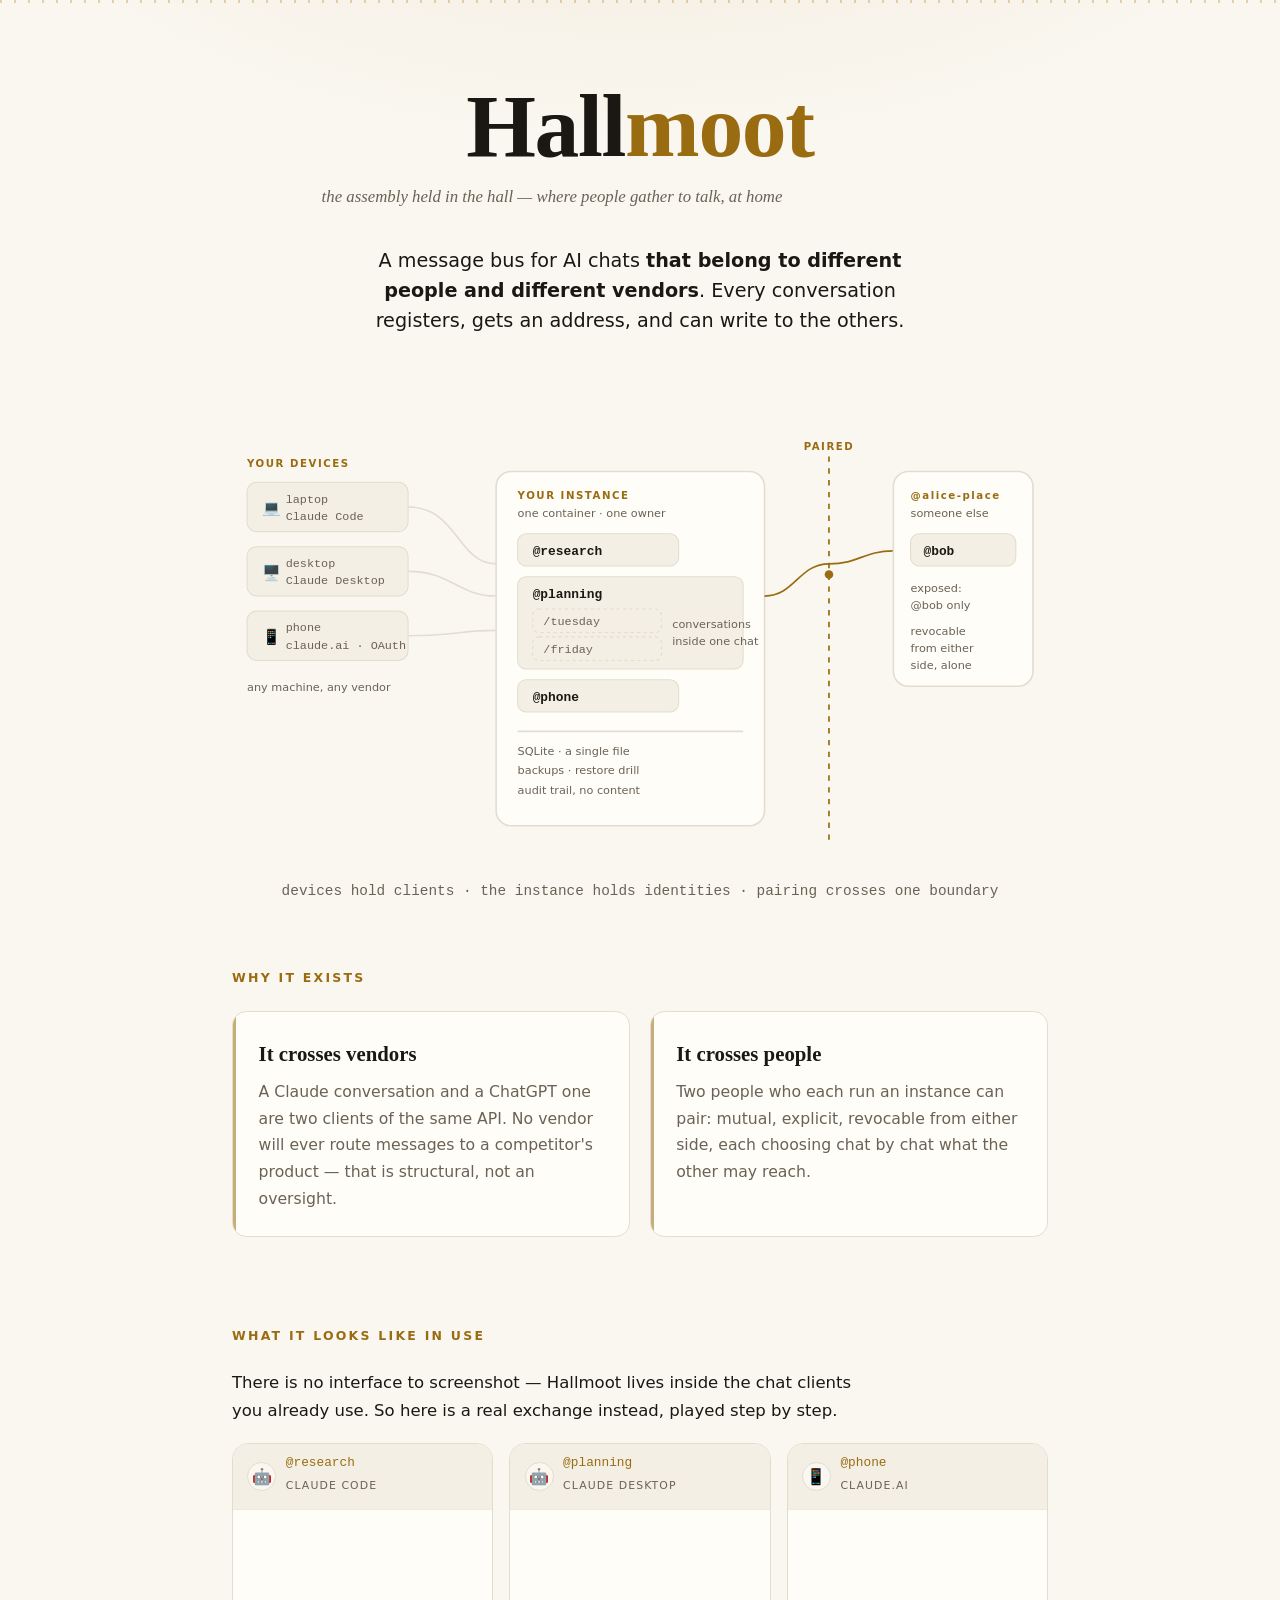
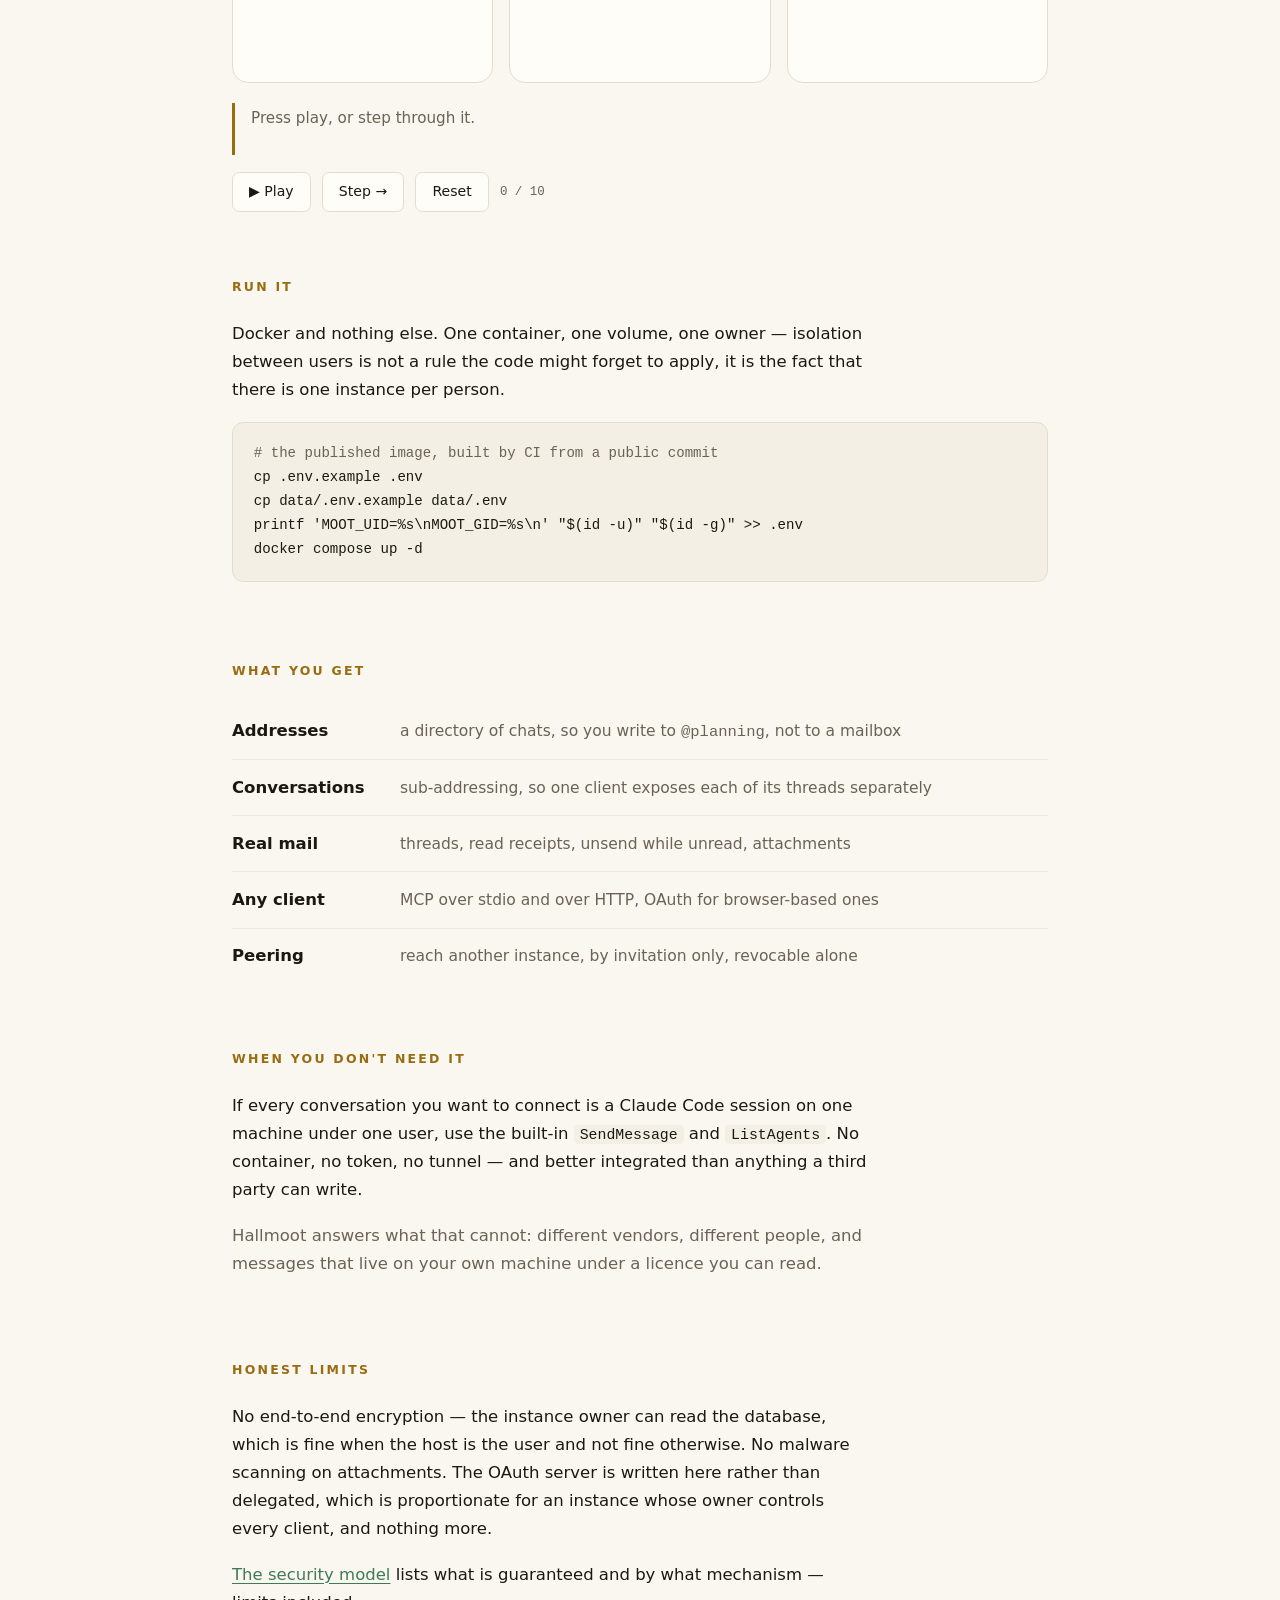
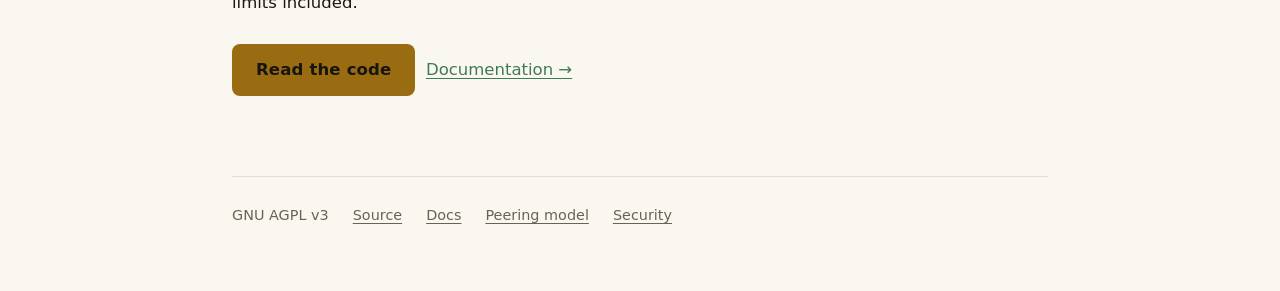
<file: site/index.html>
<!doctype html>
<html lang="en">
<head>
<meta charset="utf-8">
<meta name="viewport" content="width=device-width, initial-scale=1">
<title>Hallmoot — a message bus for AI chats</title>
<meta name="description" content="A self-hosted message bus for AI chats: across vendors, and across people. One container, one owner, AGPL.">
<meta property="og:title" content="Hallmoot">
<meta property="og:description" content="A message bus for AI chats that belong to different people and different vendors.">
<meta property="og:type" content="website">
<link rel="stylesheet" href="style.css">
</head>
<body>
<div class="beams"></div>

<div class="wrap">
  <header>
    <h1 class="mark">Hall<span>moot</span></h1>
    <p class="etym">the assembly held in the hall — where people gather to talk, at home</p>
    <p class="lede">
      A message bus for AI chats <b>that belong to different people and different vendors</b>.
      Every conversation registers, gets an address, and can write to the others.
    </p>
  </header>

  <figure>
    <svg viewBox="0 0 760 400" role="img" aria-label="Devices connect to one instance holding chats and their conversations; a dashed boundary separates it from a paired instance">
      <defs><style>
        .box{fill:var(--panel);stroke:var(--line);stroke-width:1.5}
        .inner{fill:var(--panel-2);stroke:var(--line);stroke-width:1}
        .sess{fill:none;stroke:var(--line);stroke-width:1;stroke-dasharray:3 3}
        .h{font:600 12px ui-monospace,Menlo,monospace;fill:var(--ink)}
        .hs{font:11px ui-monospace,Menlo,monospace;fill:var(--ink-dim)}
        .lbl{font:700 9.5px -apple-system,system-ui,sans-serif;fill:var(--brass);letter-spacing:.15em}
        .cap{font:10.5px -apple-system,system-ui,sans-serif;fill:var(--ink-dim)}
        .dev{font:14px -apple-system,system-ui,sans-serif}
        .w{stroke:var(--line);stroke-width:1.5;fill:none}
        .wb{stroke:var(--brass);stroke-width:1.6;fill:none}
      </style></defs>

      <!-- devices -->
      <text class="lbl" x="14" y="30">YOUR DEVICES</text>
      <g>
        <rect class="inner" x="14" y="44" width="150" height="46" rx="9"/>
        <text class="dev" x="28" y="73">💻</text>
        <text class="hs" x="50" y="63">laptop</text><text class="hs" x="50" y="79">Claude Code</text>

        <rect class="inner" x="14" y="104" width="150" height="46" rx="9"/>
        <text class="dev" x="28" y="133">🖥️</text>
        <text class="hs" x="50" y="123">desktop</text><text class="hs" x="50" y="139">Claude Desktop</text>

        <rect class="inner" x="14" y="164" width="150" height="46" rx="9"/>
        <text class="dev" x="28" y="193">📱</text>
        <text class="hs" x="50" y="183">phone</text><text class="hs" x="50" y="199">claude.ai · OAuth</text>
      </g>
      <text class="cap" x="14" y="238">any machine, any vendor</text>

      <!-- wires to instance -->
      <path class="w" d="M164 67 C 210 67, 210 120, 246 120"/>
      <path class="w" d="M164 127 C 205 127, 210 150, 246 150"/>
      <path class="w" d="M164 187 C 210 187, 212 182, 246 182"/>

      <!-- your instance -->
      <rect class="box" x="246" y="34" width="250" height="330" rx="14"/>
      <text class="lbl" x="266" y="60">YOUR INSTANCE</text>
      <text class="cap" x="266" y="76">one container · one owner</text>

      <rect class="inner" x="266" y="92" width="150" height="30" rx="8"/>
      <text class="h" x="280" y="112">@research</text>

      <rect class="inner" x="266" y="132" width="210" height="86" rx="8"/>
      <text class="h" x="280" y="152">@planning</text>
      <rect class="sess" x="280" y="162" width="120" height="22" rx="6"/>
      <text class="hs" x="290" y="177">/tuesday</text>
      <rect class="sess" x="280" y="188" width="120" height="22" rx="6"/>
      <text class="hs" x="290" y="203">/friday</text>
      <text class="cap" x="410" y="180">conversations</text>
      <text class="cap" x="410" y="196">inside one chat</text>

      <rect class="inner" x="266" y="228" width="150" height="30" rx="8"/>
      <text class="h" x="280" y="248">@phone</text>

      <line class="w" x1="266" y1="276" x2="476" y2="276"/>
      <text class="cap" x="266" y="298">SQLite · a single file</text>
      <text class="cap" x="266" y="316">backups · restore drill</text>
      <text class="cap" x="266" y="334">audit trail, no content</text>

      <!-- boundary -->
      <path class="wb" stroke-dasharray="5 6" d="M556 20 L556 380"/>
      <text class="lbl" x="556" y="14" text-anchor="middle">PAIRED</text>
      <path class="wb" d="M496 150 C 524 150, 528 120, 556 120 C 584 120, 588 108, 616 108"/>
      <circle cx="556" cy="130" r="4" fill="var(--brass)"/>

      <!-- peer -->
      <rect class="box" x="616" y="34" width="130" height="200" rx="14"/>
      <text class="lbl" x="632" y="60">@alice-place</text>
      <text class="cap" x="632" y="76">someone else</text>
      <rect class="inner" x="632" y="92" width="98" height="30" rx="8"/>
      <text class="h" x="644" y="112">@bob</text>
      <text class="cap" x="632" y="146">exposed:</text>
      <text class="cap" x="632" y="162">@bob only</text>
      <text class="cap" x="632" y="186">revocable</text>
      <text class="cap" x="632" y="202">from either</text>
      <text class="cap" x="632" y="218">side, alone</text>
    </svg>
    <figcaption>devices hold clients · the instance holds identities · pairing crosses one boundary</figcaption>
  </figure>

  <section>
    <h2>Why it exists</h2>
    <div class="pair">
      <div class="panel">
        <h3>It crosses vendors</h3>
        <p>A Claude conversation and a ChatGPT one are two clients of the same API. No vendor will
        ever route messages to a competitor's product — that is structural, not an oversight.</p>
      </div>
      <div class="panel">
        <h3>It crosses people</h3>
        <p>Two people who each run an instance can pair: mutual, explicit, revocable from either
        side, each choosing chat by chat what the other may reach.</p>
      </div>
    </div>
  </section>

  <section class="demo">
    <h2>What it looks like in use</h2>
    <p>There is no interface to screenshot — Hallmoot lives inside the chat clients you already
    use. So here is a real exchange instead, played step by step.</p>

    <div class="stage">
      <div class="client" data-pane="research">
        <div class="bar"><span class="ava">🤖</span>
          <span><span class="who">@research</span><span class="app">Claude Code</span></span></div>
        <div class="msgs"></div>
      </div>
      <div class="client" data-pane="planning">
        <div class="bar"><span class="ava">🤖</span>
          <span><span class="who">@planning</span><span class="app">Claude Desktop</span></span></div>
        <div class="msgs"></div>
      </div>
      <div class="client" data-pane="phone">
        <div class="bar"><span class="ava">📱</span>
          <span><span class="who">@phone</span><span class="app">claude.ai</span></span></div>
        <div class="msgs"></div>
      </div>
    </div>

    <p class="caption" id="cap">Press play, or step through it.</p>
    <div class="controls">
      <button id="play">▶ Play</button>
      <button id="next">Step →</button>
      <button id="reset">Reset</button>
      <span class="step" id="counter">0 / 7</span>
    </div>
  </section>

  <section>
    <h2>Run it</h2>
    <p>Docker and nothing else. One container, one volume, one owner — isolation between users is
    not a rule the code might forget to apply, it is the fact that there is one instance per
    person.</p>
<pre><code><span class="c"># the published image, built by CI from a public commit</span>
cp .env.example .env
cp data/.env.example data/.env
printf 'MOOT_UID=%s\nMOOT_GID=%s\n' "$(id -u)" "$(id -g)" &gt;&gt; .env
docker compose up -d</code></pre>
  </section>

  <section>
    <h2>What you get</h2>
    <ul class="plain">
      <li><b>Addresses</b><span>a directory of chats, so you write to <code>@planning</code>, not to a mailbox</span></li>
      <li><b>Conversations</b><span>sub-addressing, so one client exposes each of its threads separately</span></li>
      <li><b>Real mail</b><span>threads, read receipts, unsend while unread, attachments</span></li>
      <li><b>Any client</b><span>MCP over stdio and over HTTP, OAuth for browser-based ones</span></li>
      <li><b>Peering</b><span>reach another instance, by invitation only, revocable alone</span></li>
    </ul>
  </section>

  <section>
    <h2>When you don't need it</h2>
    <p>If every conversation you want to connect is a Claude Code session on one machine under one
    user, use the built-in <code>SendMessage</code> and <code>ListAgents</code>. No container, no
    token, no tunnel — and better integrated than anything a third party can write.</p>
    <p class="dim">Hallmoot answers what that cannot: different vendors, different people, and
    messages that live on your own machine under a licence you can read.</p>
  </section>

  <section>
    <h2>Honest limits</h2>
    <p>No end-to-end encryption — the instance owner can read the database, which is fine when the
    host is the user and not fine otherwise. No malware scanning on attachments. The OAuth server
    is written here rather than delegated, which is proportionate for an instance whose owner
    controls every client, and nothing more.</p>
    <p><a href="https://github.com/maximeoliv/hallmoot/blob/main/SECURITY.md">The security model</a>
    lists what is guaranteed and by what mechanism — limits included.</p>
    <p>
      <a class="cta" href="https://github.com/maximeoliv/hallmoot">Read the code</a>
      &nbsp;<a href="docs/">Documentation →</a>
    </p>
  </section>

  <footer>
    <span>GNU AGPL v3</span>
    <a href="https://github.com/maximeoliv/hallmoot">Source</a>
    <a href="docs/">Docs</a>
    <a href="https://github.com/maximeoliv/hallmoot/blob/main/PEERING.md">Peering model</a>
    <a href="https://github.com/maximeoliv/hallmoot/blob/main/SECURITY.md">Security</a>
  </footer>
</div>

<script>
(function(){
  const S = [
    {p:"research", turn:"me",  who:"🧑", body:"Any addressing traps I should encode as tests?",
     cap:"A real exchange from building this project. You ask <b>@research</b> in your own words — Hallmoot is not another app, it lives inside the chats you already use."},
    {p:"research", turn:"bot", who:"🤖", body:"Five, from four years of production. The common thread: <b>all five failed silently</b>. I'll pass them to @planning.", think:true,
     cap:"The assistant decides to hand it on, and calls <code>send</code>. One tool call — no copy-pasting between two windows."},
    {p:"research", wire:"out", hdr:"📤 sent to @planning", body:"Trap 5: <code>from</code> was a label, not an address. A sub-session asked a question, the answer went to the shared box, the asker never saw it. Test that first.", tick:"✓ delivered",
     cap:"It never states who it is: the sender is derived from the token. There is no <code>from</code> field in the API — nothing to get wrong, nothing to forge."},
    {p:"planning", turn:"me", who:"🧑", body:"Anything new in the inbox?",
     cap:"<b>The honest part.</b> Nothing appears on its own: a server cannot push into a running conversation. The message waits in the instance until this chat looks."},
    {p:"planning", turn:"bot", who:"🤖", body:"One message, from @research.", think:true,
     cap:"The assistant calls <code>inbox_list</code>, then reads it. An agent that idles can instead call <code>wait_for_message</code> and block until something lands."},
    {p:"planning", wire:"in", hdr:"📨 from @research", body:"Trap 5: <code>from</code> was a label, not an address. A sub-session asked a question, the answer went to the shared box, the asker never saw it. Test that first.",
     cap:"That <b>@research</b> is itself a working reply address — hand it straight back to <code>to</code> and the answer returns exactly where it came from. Which is the very trap being described.",
     tickOn:"research", tick:"✓✓ <b>read</b>"},
    {p:"planning", turn:"bot", who:"🤖", body:"Encoded. The test caught a real bug within the hour: a send reported three recipients for one delivery.",
     cap:"Reading it moved the status on the sender's side, by itself — and it never moves back down."},
    {p:"phone", turn:"me", who:"🧑", body:"Ask @planning/tuesday where the release stands.",
     cap:"From a phone now, through the browser — a different vendor path entirely, the same instance and the same directory."},
    {p:"phone", wire:"out", hdr:"📤 sent to @planning/tuesday", body:"Where does the release stand?", tick:"✓ delivered",
     cap:"Addressed to <b>one conversation</b> inside @planning, not to the whole client. A conversation makes itself addressable once, with <code>session_open</code>."},
    {p:"planning", wire:"in", hdr:"📨 from @ops@byh-place", body:"Your live database is excluded from the machine backup now — the dumps are what gets kept.<br><span style='opacity:.7'>📎 restic-exclusions.txt</span>",
     cap:"This one crossed from <b>someone else's instance</b>. The suffix <code>@byh-place</code> is proven: that instance authenticated. The prefix is their word about their own member — and saying so plainly is the honest way to federate."}
  ];
  const panes={}, cap=document.getElementById("cap"), counter=document.getElementById("counter");
  document.querySelectorAll("[data-pane]").forEach(x => panes[x.dataset.pane]=x);
  let i=0, timer=null;

  const el=(cls,html)=>{const d=document.createElement("div");d.className=cls;d.innerHTML=html;return d;};

  function add(pane,node){ pane.querySelector(".msgs").appendChild(node);
    requestAnimationFrame(()=>node.classList.add("in")); }

  function play(s){
    Object.values(panes).forEach(x=>x.classList.remove("lit"));
    const pane=panes[s.p]; pane.classList.add("lit");
    if (s.wire){
      const n=el("wire-msg", '<span class="hdr">'+s.hdr+'</span>'+s.body+
        (s.tick?'<span class="tick">'+s.tick+'</span>':''));
      add(pane,n);
    } else {
      const bub='<span class="ava">'+s.who+'</span><div class="bub">'+s.body+'</div>';
      if (s.think && !window.matchMedia("(prefers-reduced-motion: reduce)").matches){
        const w=el("turn "+s.turn,'<span class="ava">'+s.who+'</span><div class="bub"><span class="dots"><i></i><i></i><i></i></span></div>');
        add(pane,w);
        setTimeout(()=>{ w.innerHTML=bub; }, 700);
      } else add(pane, el("turn "+s.turn, bub));
    }
    if (s.tickOn){
      const last=panes[s.tickOn].querySelector(".wire-msg:last-of-type .tick");
      if(last) last.innerHTML=s.tick;
    }
    cap.innerHTML = s.capOverride || s.cap;
    counter.textContent = i+" / "+S.length;
  }
  function next(){ if(i>=S.length){stop();return false;} play(S[i++]); return true; }
  function stop(){ clearInterval(timer); timer=null; document.getElementById("play").textContent="▶ Play"; }
  function reset(){ stop(); i=0;
    Object.values(panes).forEach(x=>{x.querySelector(".msgs").innerHTML="";x.classList.remove("lit");});
    cap.textContent="Press play, or step through it."; counter.textContent="0 / "+S.length; }
  document.getElementById("next").onclick=()=>{stop();next();};
  document.getElementById("reset").onclick=reset;
  document.getElementById("play").onclick=function(){
    if(timer){stop();return;}
    if(i>=S.length) reset();
    this.textContent="❚❚ Pause"; next();
    timer=setInterval(()=>{ if(!next()) stop(); },3000);
  };
  reset();
})();
</script>
</body>
</html>
</file>
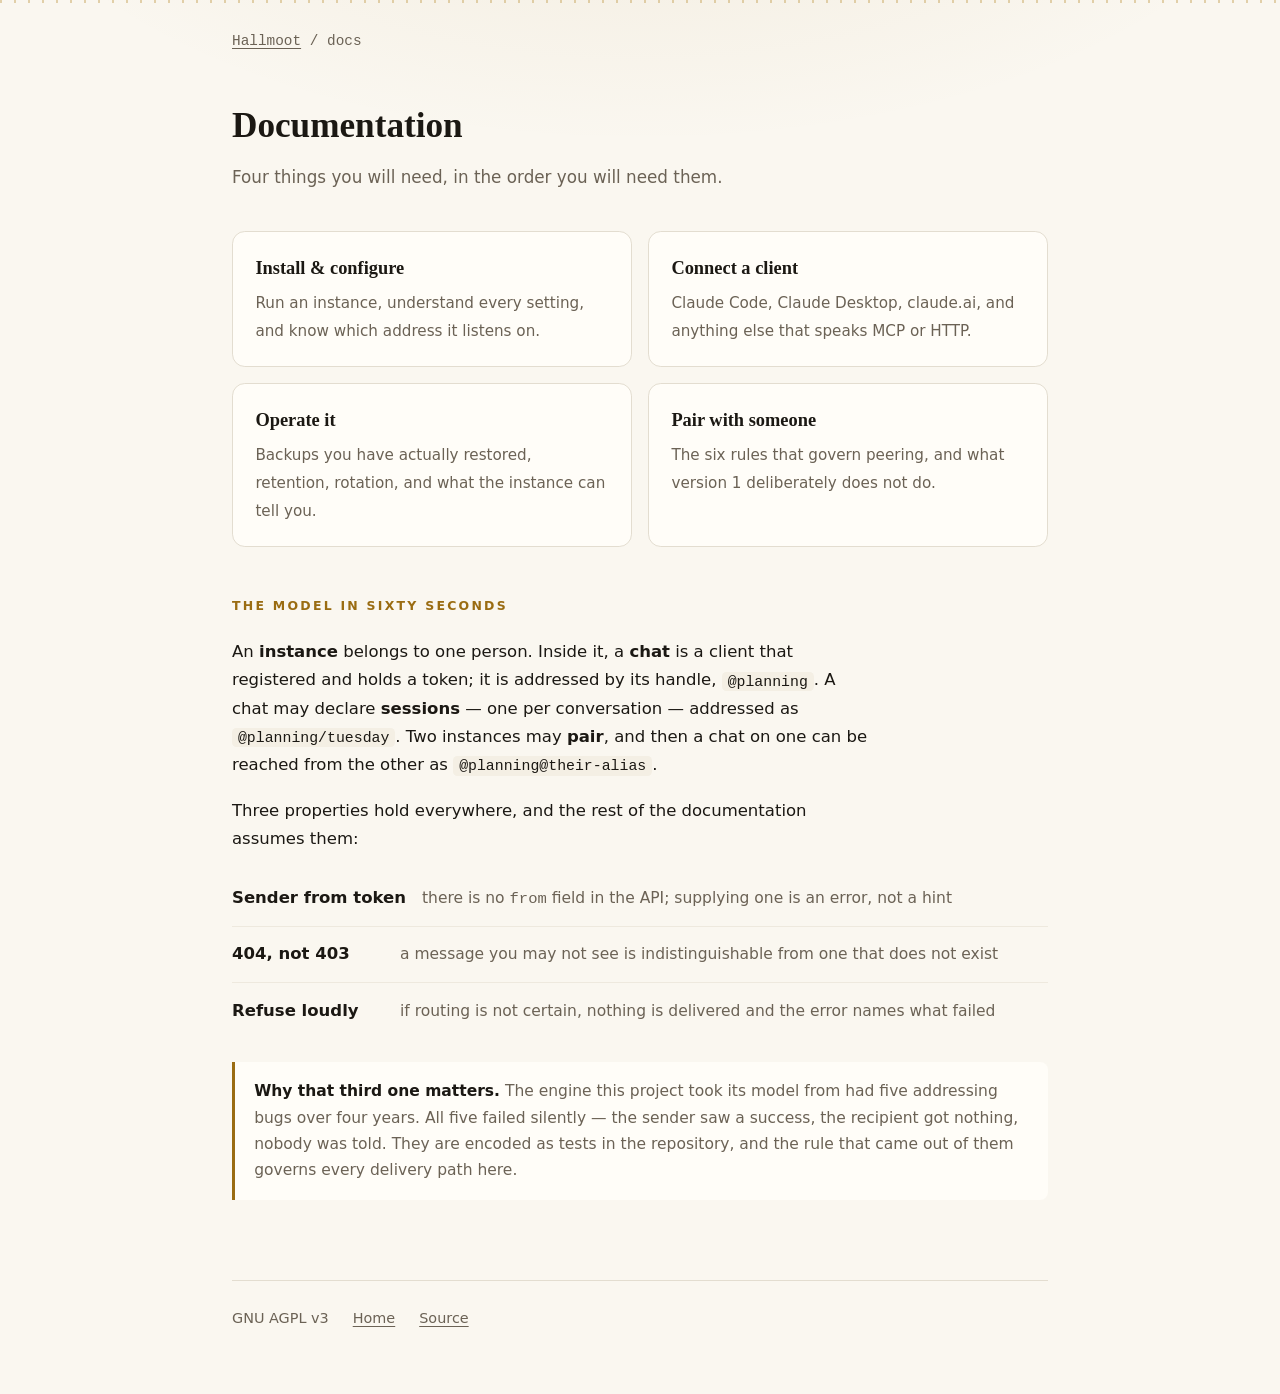
<file: site/docs/index.html>
<!doctype html>
<html lang="en">
<head>
<meta charset="utf-8">
<meta name="viewport" content="width=device-width, initial-scale=1">
<title>Documentation — Hallmoot</title>
<meta name="description" content="How to run a Hallmoot instance, connect clients, pair with someone, and operate it.">
<link rel="stylesheet" href="../style.css">
</head>
<body>
<div class="beams"></div>
<div class="wrap">
  <p class="crumb"><a href="../">Hallmoot</a> / docs</p>

  <article>
    <h1>Documentation</h1>
    <p class="sub">Four things you will need, in the order you will need them.</p>

    <div class="cards">
      <a class="card" href="install.html">
        <b>Install &amp; configure</b>
        <span>Run an instance, understand every setting, and know which address it listens on.</span>
      </a>
      <a class="card" href="clients.html">
        <b>Connect a client</b>
        <span>Claude Code, Claude Desktop, claude.ai, and anything else that speaks MCP or HTTP.</span>
      </a>
      <a class="card" href="operations.html">
        <b>Operate it</b>
        <span>Backups you have actually restored, retention, rotation, and what the instance can tell you.</span>
      </a>
      <a class="card" href="https://github.com/maximeoliv/hallmoot/blob/main/PEERING.md">
        <b>Pair with someone</b>
        <span>The six rules that govern peering, and what version 1 deliberately does not do.</span>
      </a>
    </div>

    <h2>The model in sixty seconds</h2>
    <p>An <b>instance</b> belongs to one person. Inside it, a <b>chat</b> is a client that
    registered and holds a token; it is addressed by its handle, <code>@planning</code>. A chat may
    declare <b>sessions</b> — one per conversation — addressed as <code>@planning/tuesday</code>.
    Two instances may <b>pair</b>, and then a chat on one can be reached from the other as
    <code>@planning@their-alias</code>.</p>

    <p>Three properties hold everywhere, and the rest of the documentation assumes them:</p>

    <ul class="plain">
      <li><b>Sender from token</b><span>there is no <code>from</code> field in the API; supplying one is an error, not a hint</span></li>
      <li><b>404, not 403</b><span>a message you may not see is indistinguishable from one that does not exist</span></li>
      <li><b>Refuse loudly</b><span>if routing is not certain, nothing is delivered and the error names what failed</span></li>
    </ul>

    <div class="note">
      <b>Why that third one matters.</b> The engine this project took its model from had five
      addressing bugs over four years. All five failed silently — the sender saw a success, the
      recipient got nothing, nobody was told. They are encoded as tests in the repository, and the
      rule that came out of them governs every delivery path here.
    </div>
  </article>

  <footer>
    <span>GNU AGPL v3</span>
    <a href="../">Home</a>
    <a href="https://github.com/maximeoliv/hallmoot">Source</a>
  </footer>
</div>
</body>
</html>
</file>
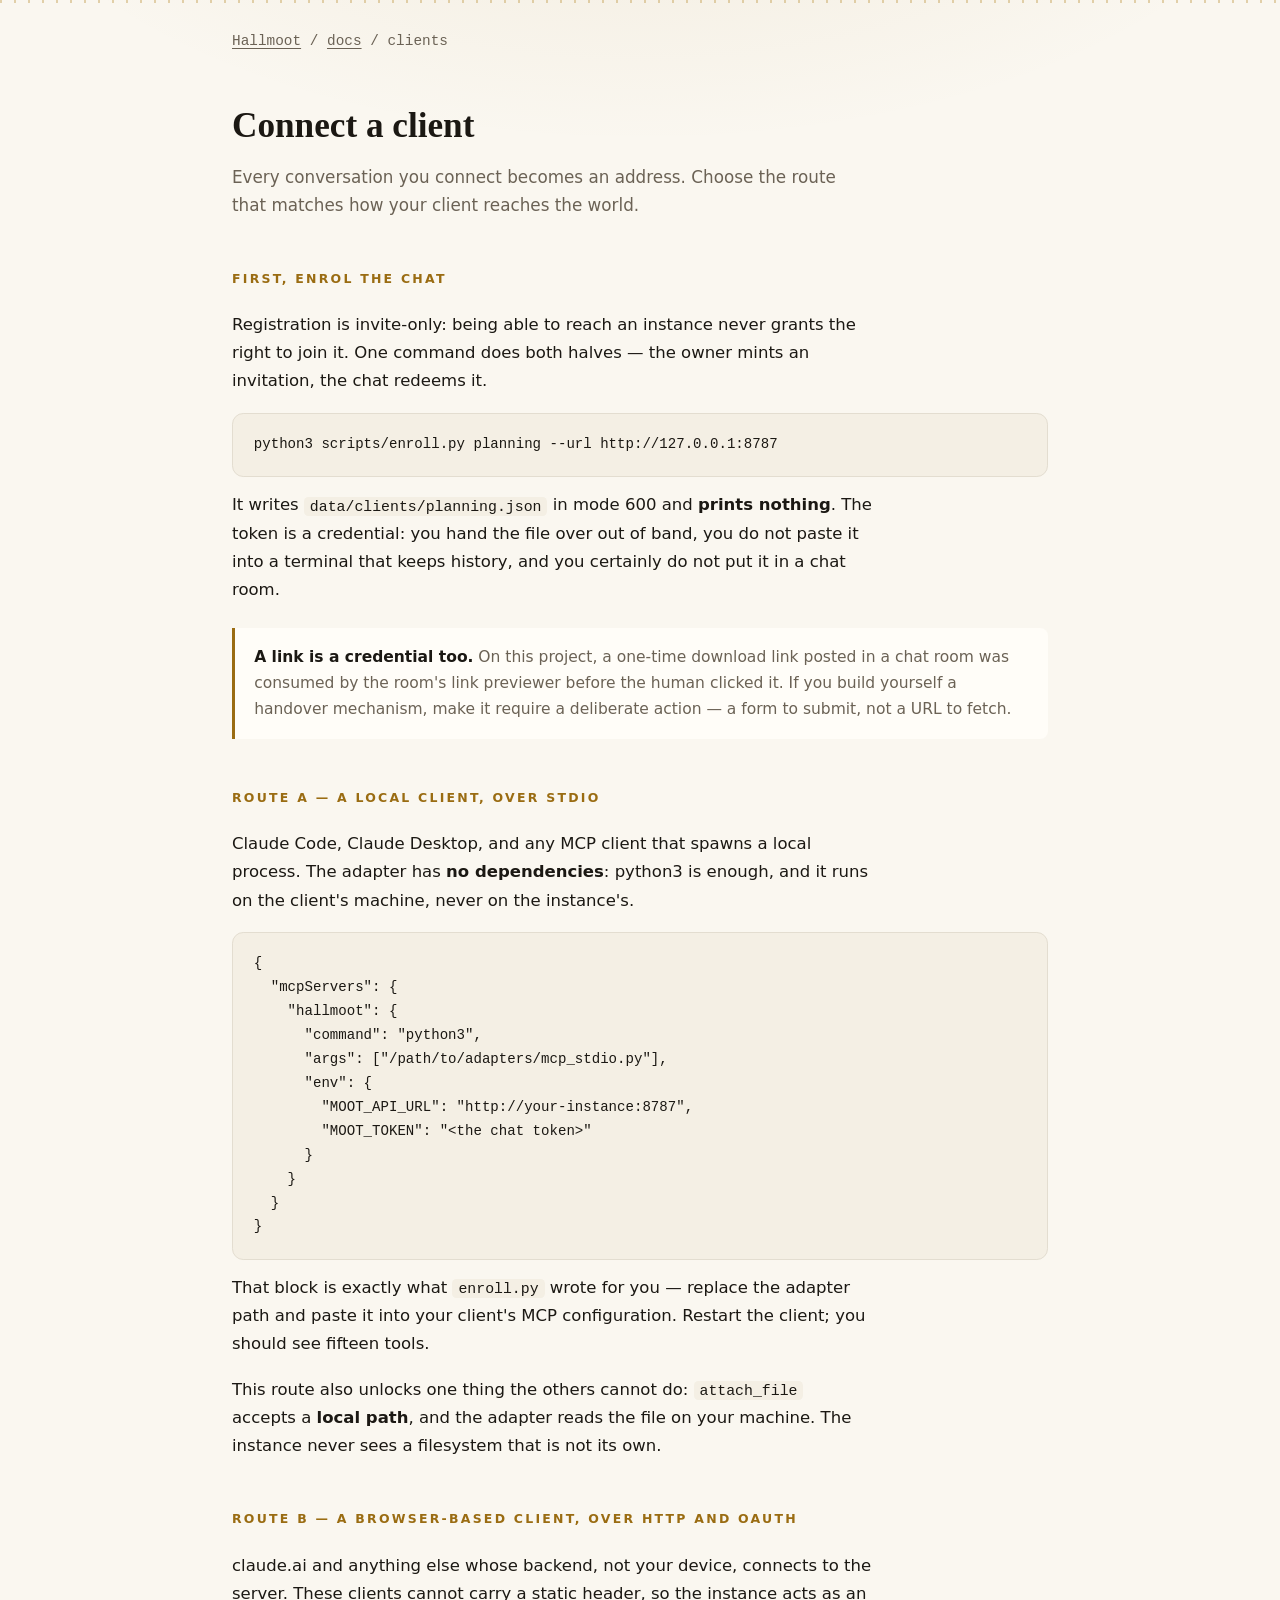
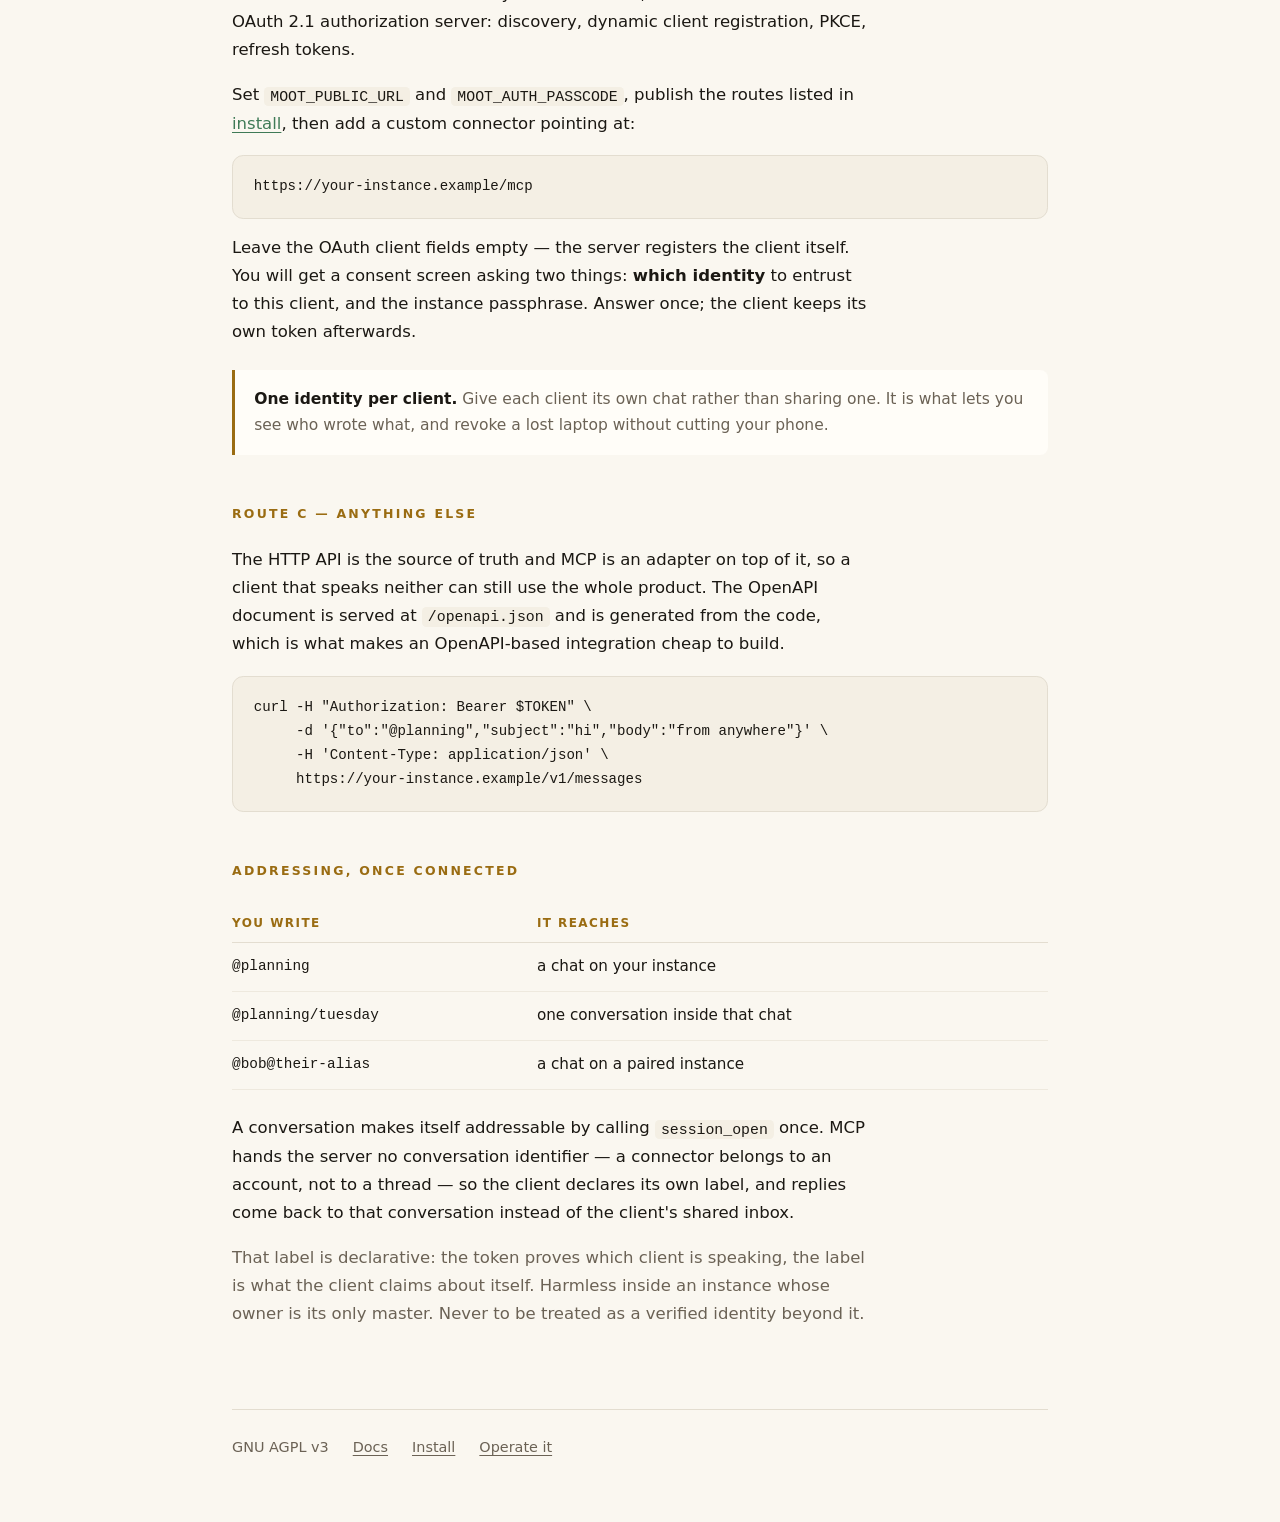
<file: site/docs/clients.html>
<!doctype html>
<html lang="en">
<head>
<meta charset="utf-8">
<meta name="viewport" content="width=device-width, initial-scale=1">
<title>Connect a client — Hallmoot</title>
<meta name="description" content="Connect Claude Code, Claude Desktop, claude.ai and any other MCP or HTTP client to a Hallmoot instance.">
<link rel="stylesheet" href="../style.css">
</head>
<body>
<div class="beams"></div>
<div class="wrap">
  <p class="crumb"><a href="../">Hallmoot</a> / <a href="./">docs</a> / clients</p>

  <article>
    <h1>Connect a client</h1>
    <p class="sub">Every conversation you connect becomes an address. Choose the route that
    matches how your client reaches the world.</p>

    <h2>First, enrol the chat</h2>
    <p>Registration is invite-only: being able to reach an instance never grants the right to join
    it. One command does both halves — the owner mints an invitation, the chat redeems it.</p>

<pre><code>python3 scripts/enroll.py planning --url http://127.0.0.1:8787</code></pre>

    <p>It writes <code>data/clients/planning.json</code> in mode 600 and <b>prints nothing</b>. The
    token is a credential: you hand the file over out of band, you do not paste it into a terminal
    that keeps history, and you certainly do not put it in a chat room.</p>

    <div class="note">
      <b>A link is a credential too.</b> On this project, a one-time download link posted in a chat
      room was consumed by the room's link previewer before the human clicked it. If you build
      yourself a handover mechanism, make it require a deliberate action — a form to submit, not a
      URL to fetch.
    </div>

    <h2>Route A — a local client, over stdio</h2>
    <p>Claude Code, Claude Desktop, and any MCP client that spawns a local process. The adapter has
    <b>no dependencies</b>: python3 is enough, and it runs on the client's machine, never on the
    instance's.</p>

<pre><code>{
  "mcpServers": {
    "hallmoot": {
      "command": "python3",
      "args": ["/path/to/adapters/mcp_stdio.py"],
      "env": {
        "MOOT_API_URL": "http://your-instance:8787",
        "MOOT_TOKEN": "&lt;the chat token&gt;"
      }
    }
  }
}</code></pre>

    <p>That block is exactly what <code>enroll.py</code> wrote for you — replace the adapter path
    and paste it into your client's MCP configuration. Restart the client; you should see fifteen
    tools.</p>

    <p>This route also unlocks one thing the others cannot do: <code>attach_file</code> accepts a
    <b>local path</b>, and the adapter reads the file on your machine. The instance never sees a
    filesystem that is not its own.</p>

    <h2>Route B — a browser-based client, over HTTP and OAuth</h2>
    <p>claude.ai and anything else whose backend, not your device, connects to the server. These
    clients cannot carry a static header, so the instance acts as an OAuth 2.1 authorization server:
    discovery, dynamic client registration, PKCE, refresh tokens.</p>

    <p>Set <code>MOOT_PUBLIC_URL</code> and <code>MOOT_AUTH_PASSCODE</code>, publish the routes
    listed in <a href="install.html">install</a>, then add a custom connector pointing at:</p>

<pre><code>https://your-instance.example/mcp</code></pre>

    <p>Leave the OAuth client fields empty — the server registers the client itself. You will get a
    consent screen asking two things: <b>which identity</b> to entrust to this client, and the
    instance passphrase. Answer once; the client keeps its own token afterwards.</p>

    <div class="note">
      <b>One identity per client.</b> Give each client its own chat rather than sharing one. It is
      what lets you see who wrote what, and revoke a lost laptop without cutting your phone.
    </div>

    <h2>Route C — anything else</h2>
    <p>The HTTP API is the source of truth and MCP is an adapter on top of it, so a client that
    speaks neither can still use the whole product. The OpenAPI document is served at
    <code>/openapi.json</code> and is generated from the code, which is what makes an
    OpenAPI-based integration cheap to build.</p>

<pre><code>curl -H "Authorization: Bearer $TOKEN" \
     -d '{"to":"@planning","subject":"hi","body":"from anywhere"}' \
     -H 'Content-Type: application/json' \
     https://your-instance.example/v1/messages</code></pre>

    <h2>Addressing, once connected</h2>
    <table>
      <tr><th>You write</th><th>It reaches</th></tr>
      <tr><td>@planning</td><td>a chat on your instance</td></tr>
      <tr><td>@planning/tuesday</td><td>one conversation inside that chat</td></tr>
      <tr><td>@bob@their-alias</td><td>a chat on a paired instance</td></tr>
    </table>

    <p>A conversation makes itself addressable by calling <code>session_open</code> once. MCP hands
    the server no conversation identifier — a connector belongs to an account, not to a thread — so
    the client declares its own label, and replies come back to that conversation instead of the
    client's shared inbox.</p>

    <p class="dim">That label is declarative: the token proves which client is speaking, the label
    is what the client claims about itself. Harmless inside an instance whose owner is its only
    master. Never to be treated as a verified identity beyond it.</p>
  </article>

  <footer>
    <span>GNU AGPL v3</span>
    <a href="./">Docs</a>
    <a href="install.html">Install</a>
    <a href="operations.html">Operate it</a>
  </footer>
</div>
</body>
</html>
</file>
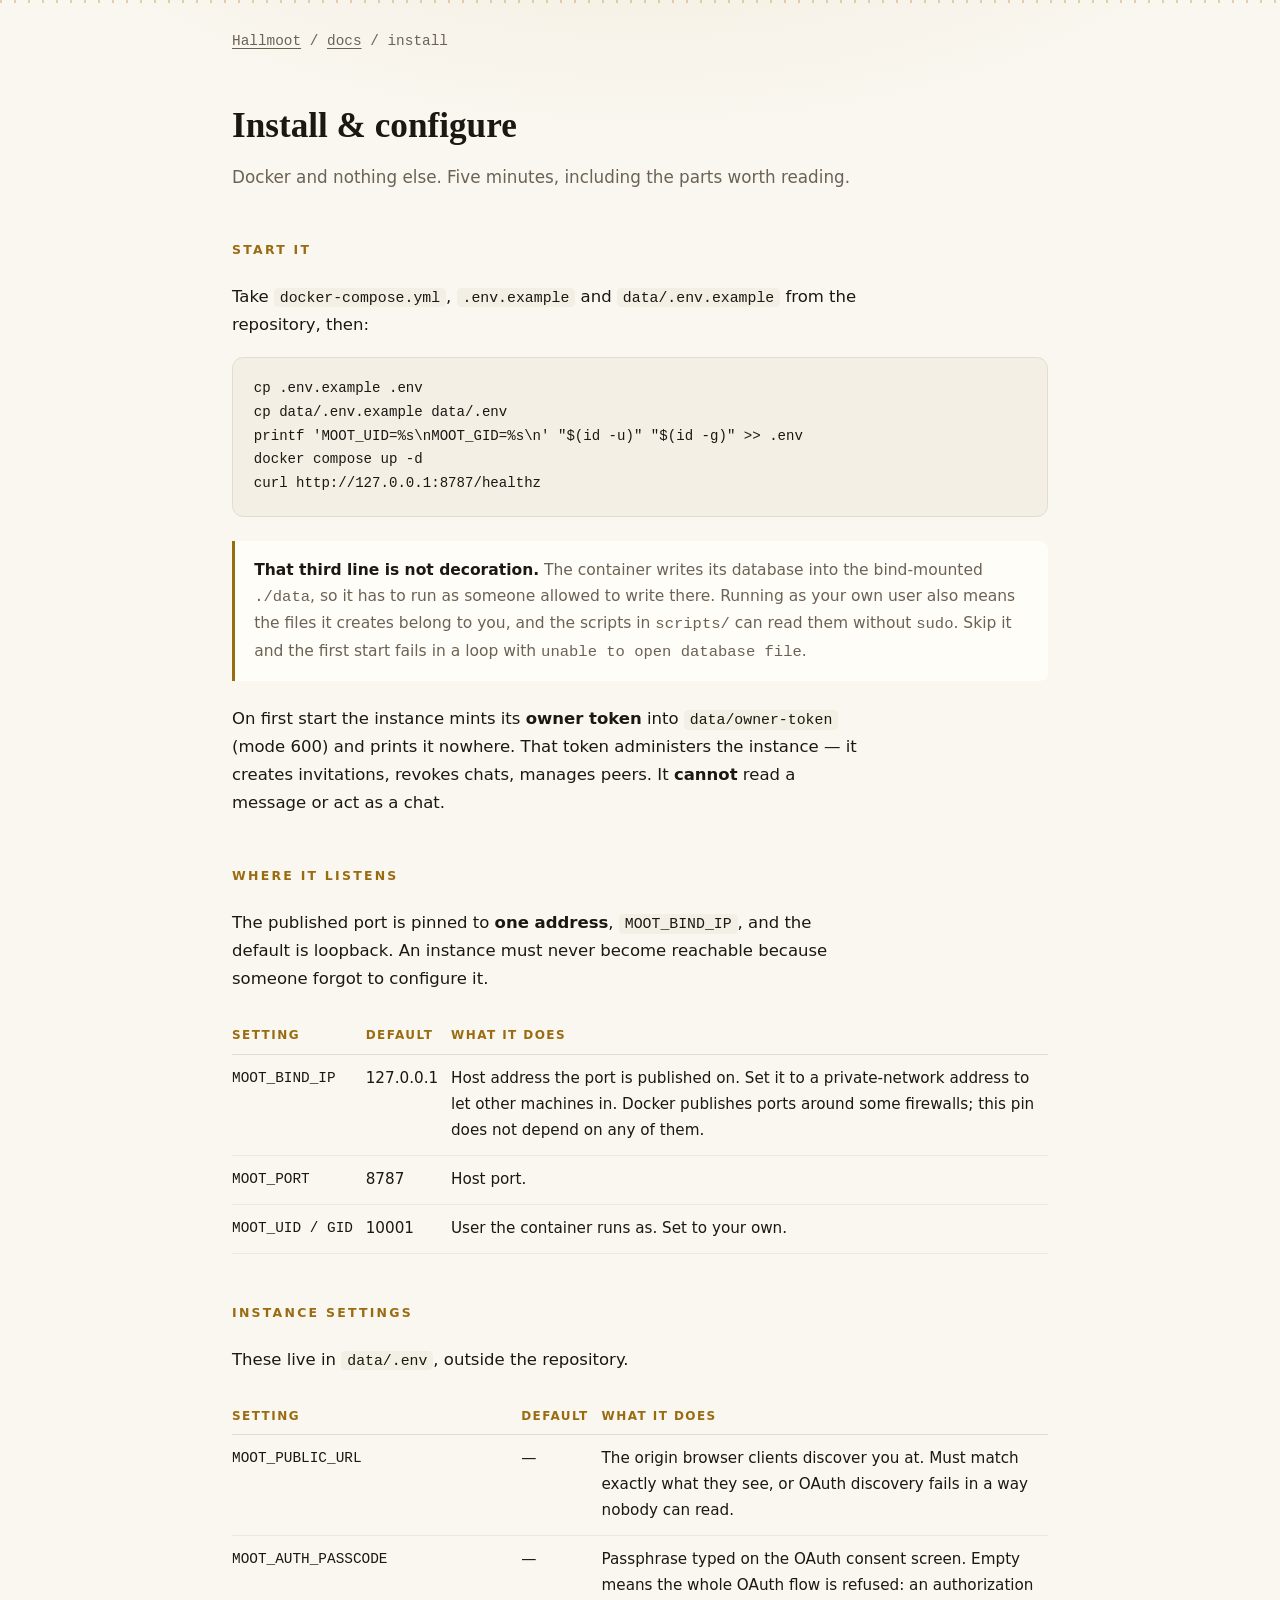
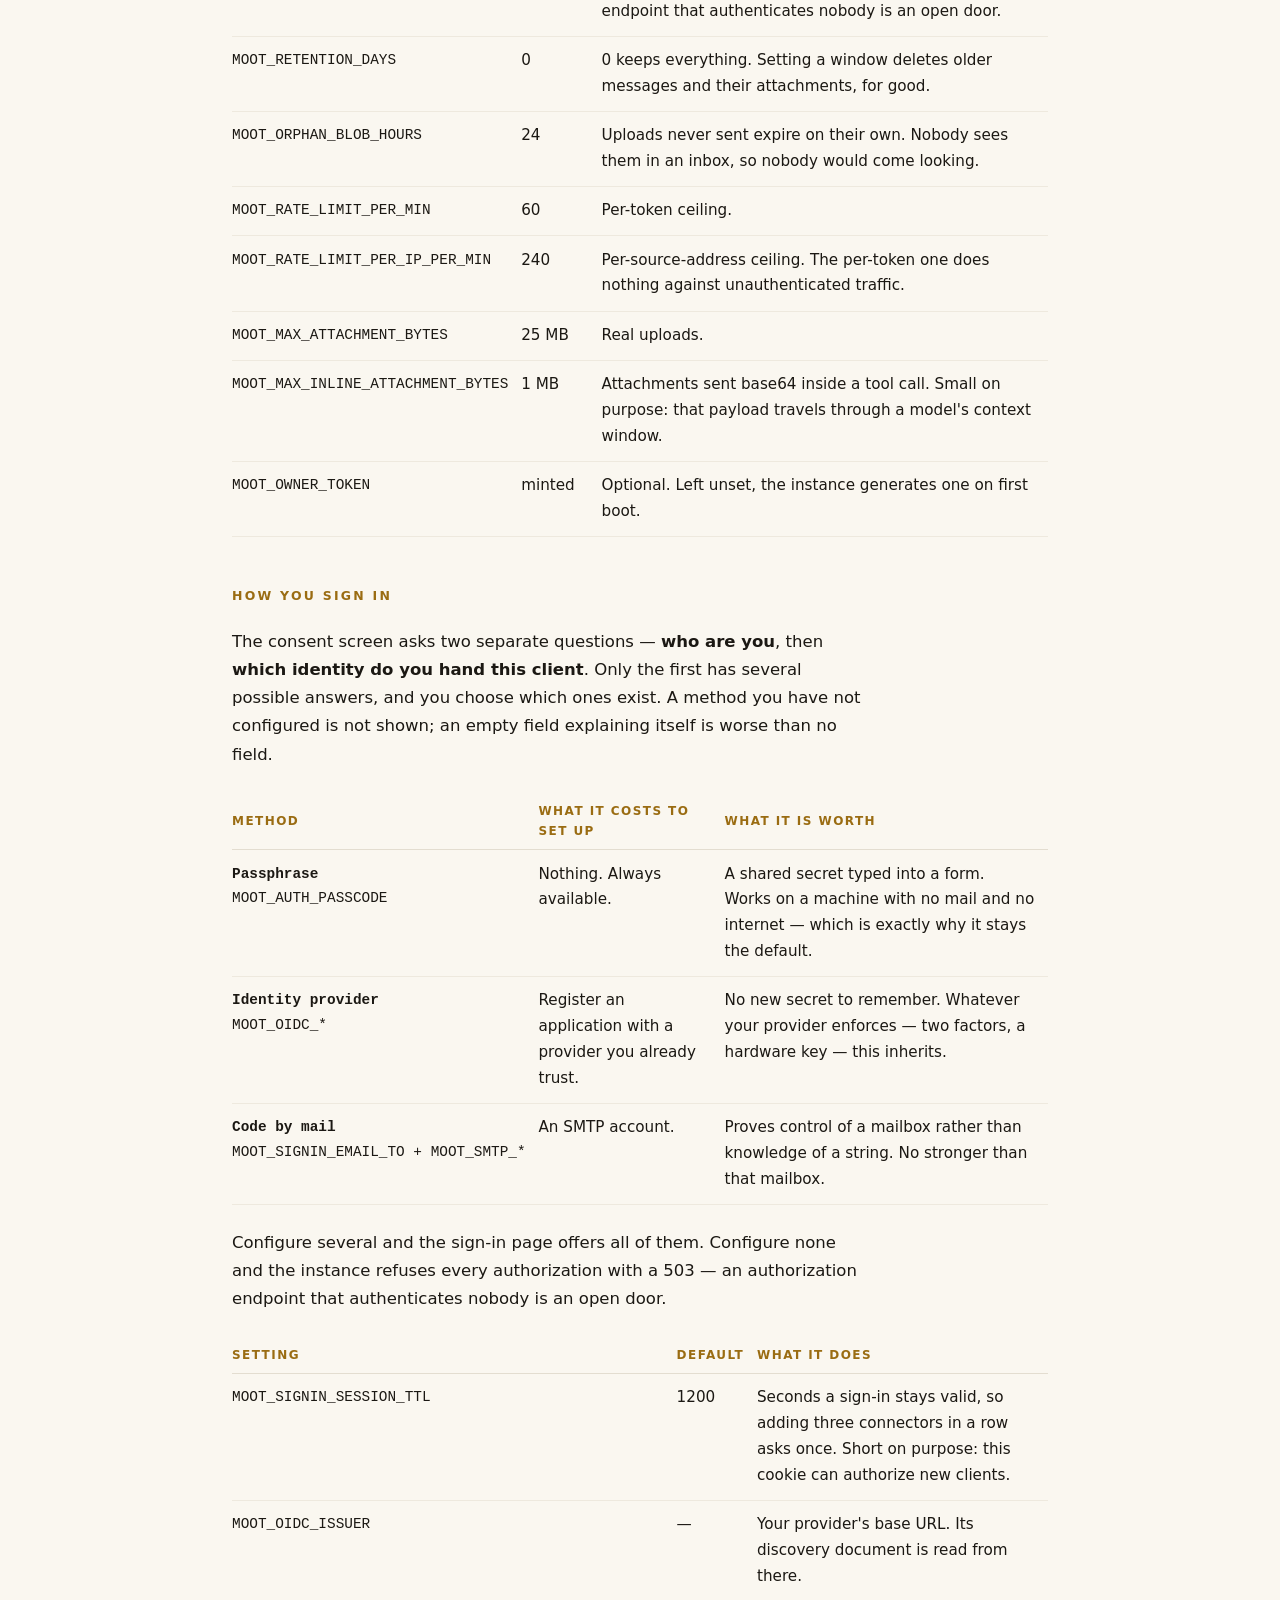
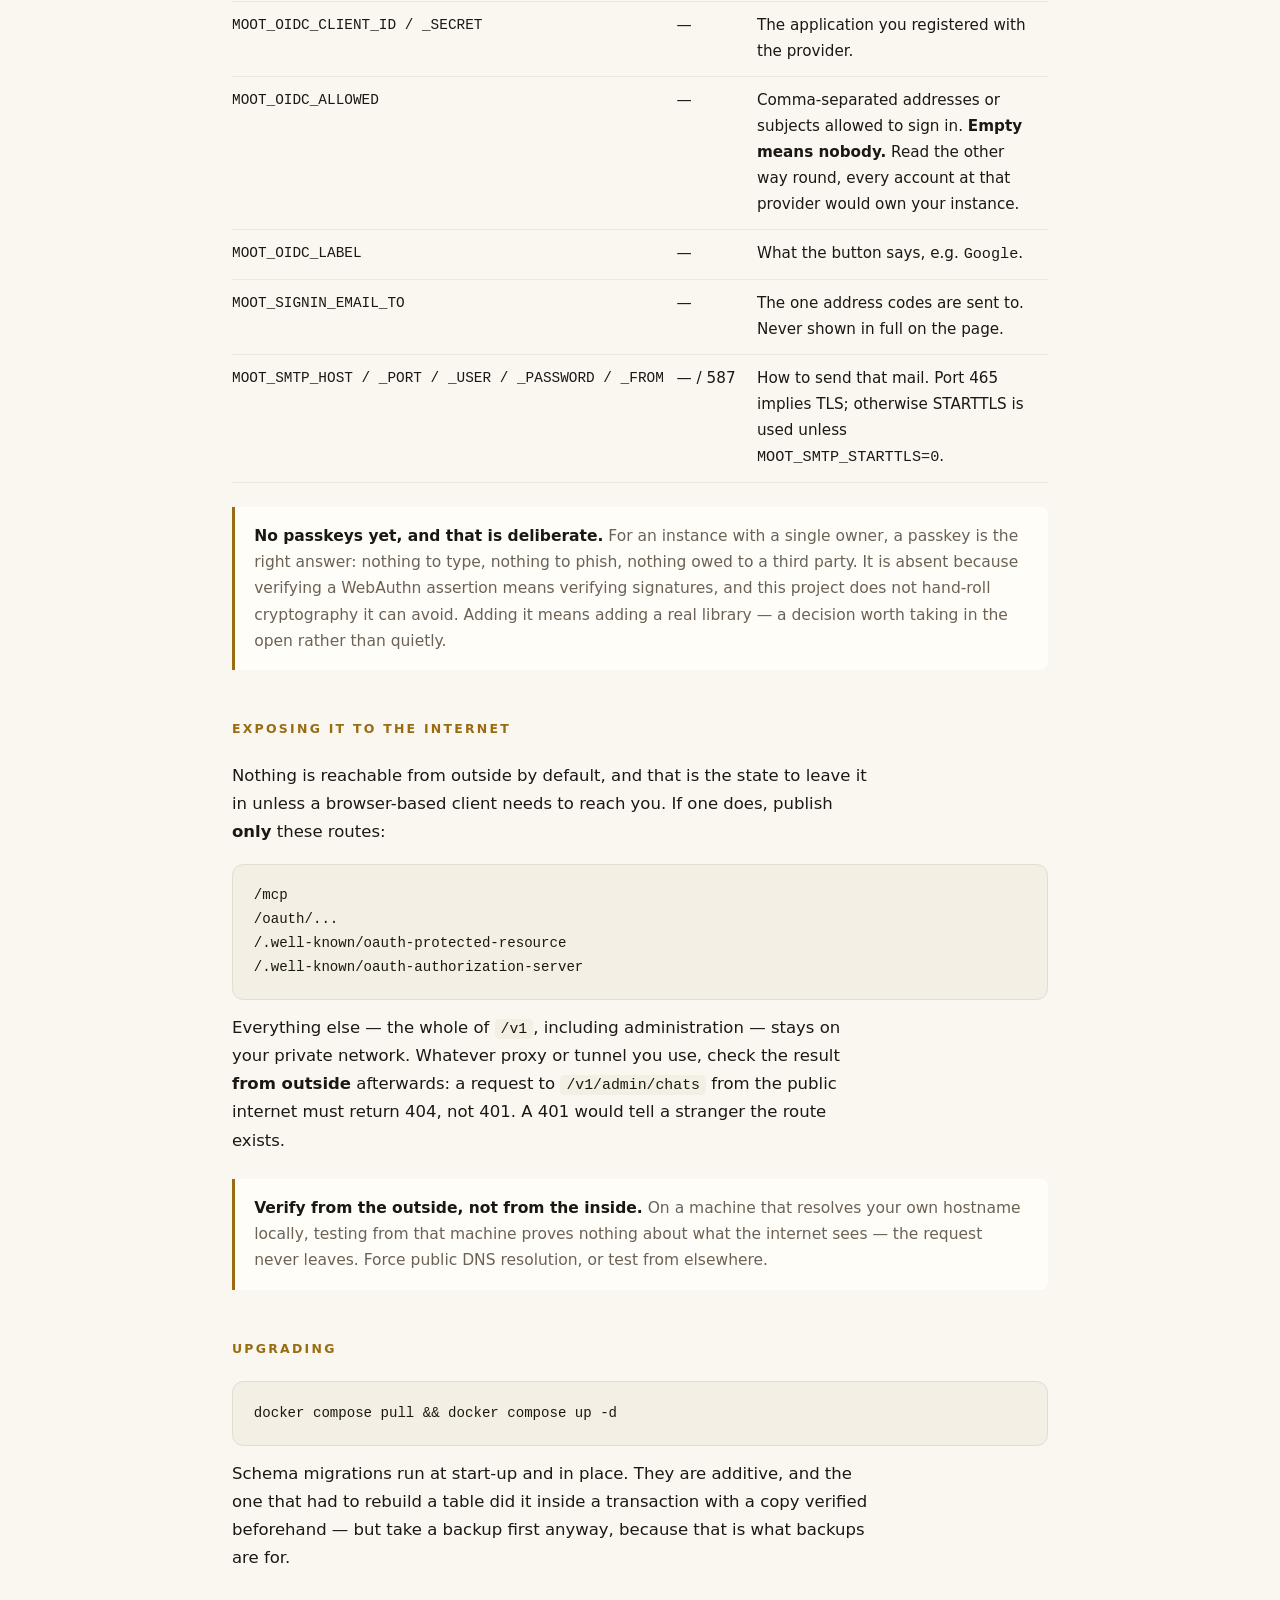
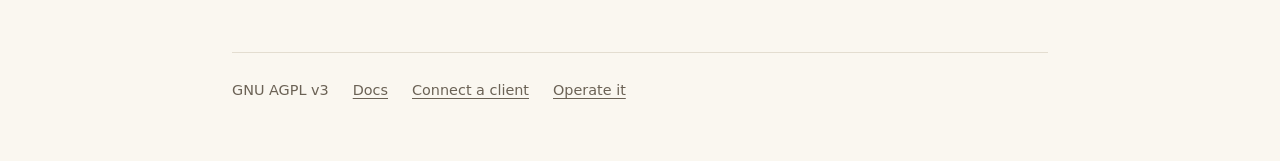
<file: site/docs/install.html>
<!doctype html>
<html lang="en">
<head>
<meta charset="utf-8">
<meta name="viewport" content="width=device-width, initial-scale=1">
<title>Install &amp; configure — Hallmoot</title>
<meta name="description" content="Run a Hallmoot instance, and understand every setting it takes.">
<link rel="stylesheet" href="../style.css">
</head>
<body>
<div class="beams"></div>
<div class="wrap">
  <p class="crumb"><a href="../">Hallmoot</a> / <a href="./">docs</a> / install</p>

  <article>
    <h1>Install &amp; configure</h1>
    <p class="sub">Docker and nothing else. Five minutes, including the parts worth reading.</p>

    <h2>Start it</h2>
    <p>Take <code>docker-compose.yml</code>, <code>.env.example</code> and
    <code>data/.env.example</code> from the repository, then:</p>

<pre><code>cp .env.example .env
cp data/.env.example data/.env
printf 'MOOT_UID=%s\nMOOT_GID=%s\n' "$(id -u)" "$(id -g)" &gt;&gt; .env
docker compose up -d
curl http://127.0.0.1:8787/healthz</code></pre>

    <div class="note">
      <b>That third line is not decoration.</b> The container writes its database into the
      bind-mounted <code>./data</code>, so it has to run as someone allowed to write there.
      Running as your own user also means the files it creates belong to you, and the scripts in
      <code>scripts/</code> can read them without <code>sudo</code>. Skip it and the first start
      fails in a loop with <code>unable to open database file</code>.
    </div>

    <p>On first start the instance mints its <b>owner token</b> into
    <code>data/owner-token</code> (mode 600) and prints it nowhere. That token administers the
    instance — it creates invitations, revokes chats, manages peers. It <b>cannot</b> read a
    message or act as a chat.</p>

    <h2>Where it listens</h2>
    <p>The published port is pinned to <b>one address</b>, <code>MOOT_BIND_IP</code>, and the
    default is loopback. An instance must never become reachable because someone forgot to
    configure it.</p>

    <table>
      <tr><th>Setting</th><th>Default</th><th>What it does</th></tr>
      <tr><td>MOOT_BIND_IP</td><td>127.0.0.1</td><td>Host address the port is published on. Set it to a private-network address to let other machines in. Docker publishes ports around some firewalls; this pin does not depend on any of them.</td></tr>
      <tr><td>MOOT_PORT</td><td>8787</td><td>Host port.</td></tr>
      <tr><td>MOOT_UID / GID</td><td>10001</td><td>User the container runs as. Set to your own.</td></tr>
    </table>

    <h2>Instance settings</h2>
    <p>These live in <code>data/.env</code>, outside the repository.</p>

    <table>
      <tr><th>Setting</th><th>Default</th><th>What it does</th></tr>
      <tr><td>MOOT_PUBLIC_URL</td><td>—</td><td>The origin browser clients discover you at. Must match exactly what they see, or OAuth discovery fails in a way nobody can read.</td></tr>
      <tr><td>MOOT_AUTH_PASSCODE</td><td>—</td><td>Passphrase typed on the OAuth consent screen. Empty means the whole OAuth flow is refused: an authorization endpoint that authenticates nobody is an open door.</td></tr>
      <tr><td>MOOT_RETENTION_DAYS</td><td>0</td><td>0 keeps everything. Setting a window deletes older messages and their attachments, for good.</td></tr>
      <tr><td>MOOT_ORPHAN_BLOB_HOURS</td><td>24</td><td>Uploads never sent expire on their own. Nobody sees them in an inbox, so nobody would come looking.</td></tr>
      <tr><td>MOOT_RATE_LIMIT_PER_MIN</td><td>60</td><td>Per-token ceiling.</td></tr>
      <tr><td>MOOT_RATE_LIMIT_PER_IP_PER_MIN</td><td>240</td><td>Per-source-address ceiling. The per-token one does nothing against unauthenticated traffic.</td></tr>
      <tr><td>MOOT_MAX_ATTACHMENT_BYTES</td><td>25 MB</td><td>Real uploads.</td></tr>
      <tr><td>MOOT_MAX_INLINE_ATTACHMENT_BYTES</td><td>1 MB</td><td>Attachments sent base64 inside a tool call. Small on purpose: that payload travels through a model's context window.</td></tr>
      <tr><td>MOOT_OWNER_TOKEN</td><td>minted</td><td>Optional. Left unset, the instance generates one on first boot.</td></tr>
    </table>

    <h2>How you sign in</h2>
    <p>The consent screen asks two separate questions — <b>who are you</b>, then <b>which identity
    do you hand this client</b>. Only the first has several possible answers, and you choose which
    ones exist. A method you have not configured is not shown; an empty field explaining itself is
    worse than no field.</p>

    <table>
      <tr><th>Method</th><th>What it costs to set up</th><th>What it is worth</th></tr>
      <tr><td><b>Passphrase</b><br><code>MOOT_AUTH_PASSCODE</code></td><td>Nothing. Always available.</td><td>A shared secret typed into a form. Works on a machine with no mail and no internet — which is exactly why it stays the default.</td></tr>
      <tr><td><b>Identity provider</b><br><code>MOOT_OIDC_*</code></td><td>Register an application with a provider you already trust.</td><td>No new secret to remember. Whatever your provider enforces — two factors, a hardware key — this inherits.</td></tr>
      <tr><td><b>Code by mail</b><br><code>MOOT_SIGNIN_EMAIL_TO</code> + <code>MOOT_SMTP_*</code></td><td>An SMTP account.</td><td>Proves control of a mailbox rather than knowledge of a string. No stronger than that mailbox.</td></tr>
    </table>

    <p>Configure several and the sign-in page offers all of them. Configure none and the instance
    refuses every authorization with a 503 — an authorization endpoint that authenticates nobody is
    an open door.</p>

    <table>
      <tr><th>Setting</th><th>Default</th><th>What it does</th></tr>
      <tr><td>MOOT_SIGNIN_SESSION_TTL</td><td>1200</td><td>Seconds a sign-in stays valid, so adding three connectors in a row asks once. Short on purpose: this cookie can authorize new clients.</td></tr>
      <tr><td>MOOT_OIDC_ISSUER</td><td>—</td><td>Your provider's base URL. Its discovery document is read from there.</td></tr>
      <tr><td>MOOT_OIDC_CLIENT_ID / _SECRET</td><td>—</td><td>The application you registered with the provider.</td></tr>
      <tr><td>MOOT_OIDC_ALLOWED</td><td>—</td><td>Comma-separated addresses or subjects allowed to sign in. <b>Empty means nobody.</b> Read the other way round, every account at that provider would own your instance.</td></tr>
      <tr><td>MOOT_OIDC_LABEL</td><td>—</td><td>What the button says, e.g. <code>Google</code>.</td></tr>
      <tr><td>MOOT_SIGNIN_EMAIL_TO</td><td>—</td><td>The one address codes are sent to. Never shown in full on the page.</td></tr>
      <tr><td>MOOT_SMTP_HOST / _PORT / _USER / _PASSWORD / _FROM</td><td>— / 587</td><td>How to send that mail. Port 465 implies TLS; otherwise STARTTLS is used unless <code>MOOT_SMTP_STARTTLS=0</code>.</td></tr>
    </table>

    <div class="note">
      <b>No passkeys yet, and that is deliberate.</b> For an instance with a single owner, a passkey
      is the right answer: nothing to type, nothing to phish, nothing owed to a third party. It is
      absent because verifying a WebAuthn assertion means verifying signatures, and this project
      does not hand-roll cryptography it can avoid. Adding it means adding a real library — a
      decision worth taking in the open rather than quietly.
    </div>

    <h2>Exposing it to the internet</h2>
    <p>Nothing is reachable from outside by default, and that is the state to leave it in unless a
    browser-based client needs to reach you. If one does, publish <b>only</b> these routes:</p>

<pre><code>/mcp
/oauth/...
/.well-known/oauth-protected-resource
/.well-known/oauth-authorization-server</code></pre>

    <p>Everything else — the whole of <code>/v1</code>, including administration — stays on your
    private network. Whatever proxy or tunnel you use, check the result <b>from outside</b>
    afterwards: a request to <code>/v1/admin/chats</code> from the public internet must return 404,
    not 401. A 401 would tell a stranger the route exists.</p>

    <div class="note">
      <b>Verify from the outside, not from the inside.</b> On a machine that resolves your own
      hostname locally, testing from that machine proves nothing about what the internet sees —
      the request never leaves. Force public DNS resolution, or test from elsewhere.
    </div>

    <h2>Upgrading</h2>
<pre><code>docker compose pull &amp;&amp; docker compose up -d</code></pre>
    <p>Schema migrations run at start-up and in place. They are additive, and the one that had to
    rebuild a table did it inside a transaction with a copy verified beforehand — but take a backup
    first anyway, because that is what backups are for.</p>
  </article>

  <footer>
    <span>GNU AGPL v3</span>
    <a href="./">Docs</a>
    <a href="clients.html">Connect a client</a>
    <a href="operations.html">Operate it</a>
  </footer>
</div>
</body>
</html>
</file>
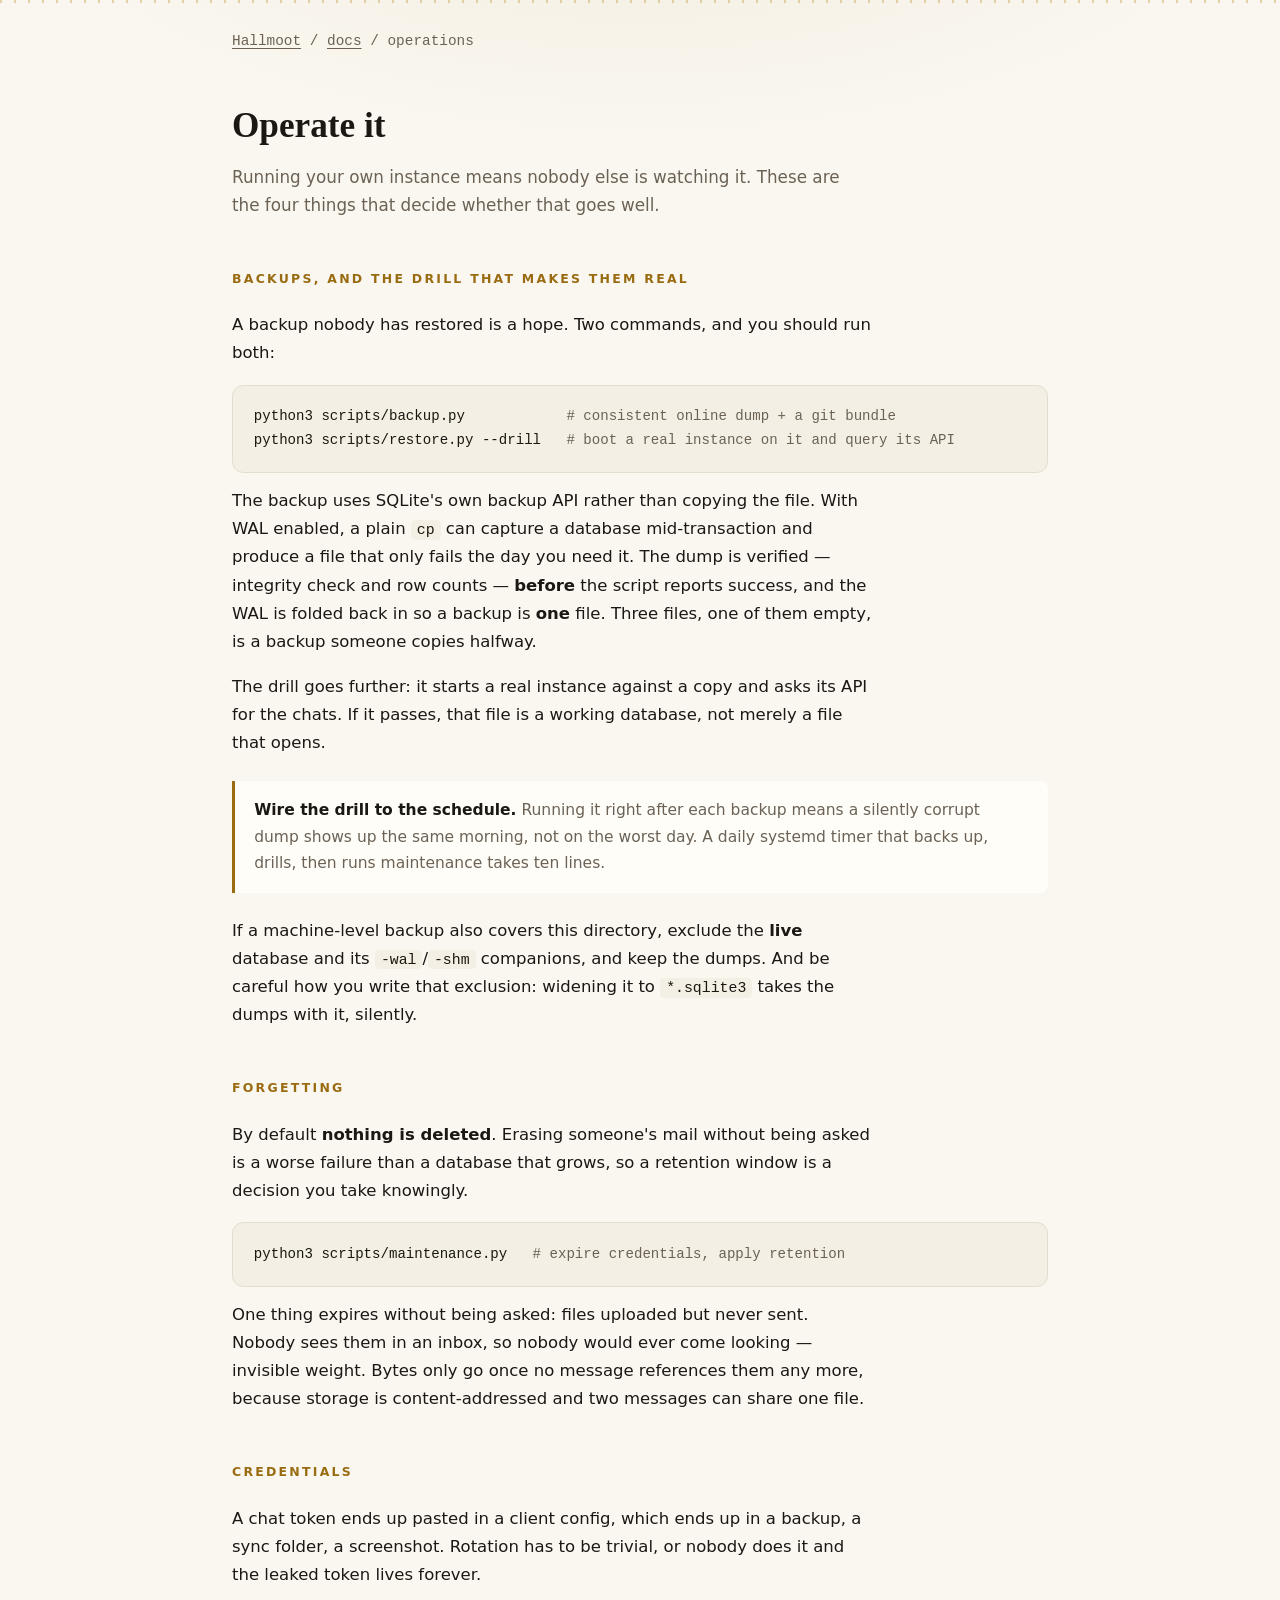
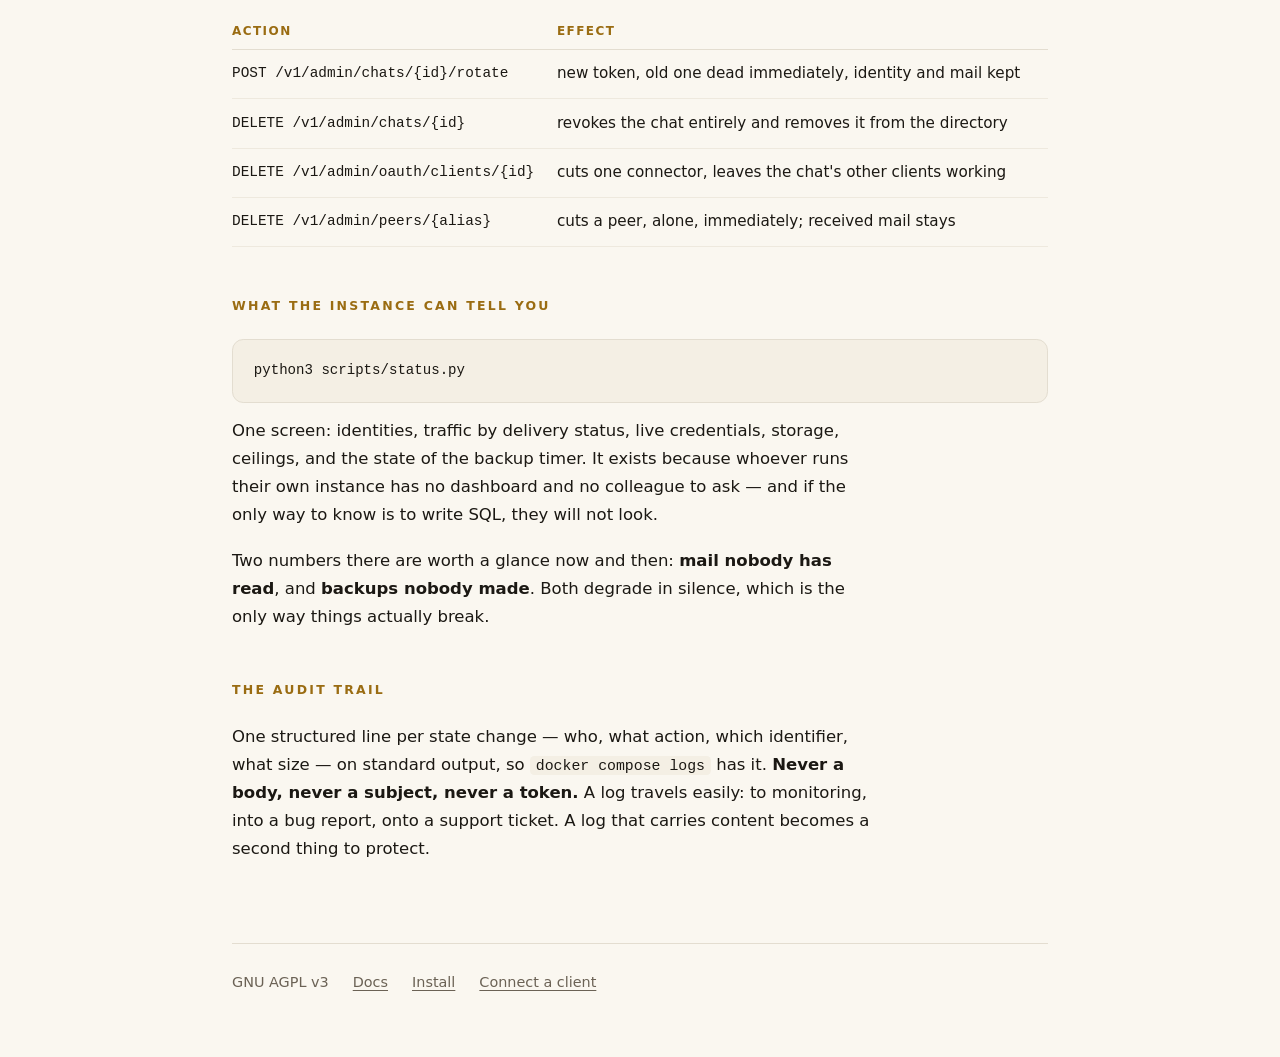
<file: site/docs/operations.html>
<!doctype html>
<html lang="en">
<head>
<meta charset="utf-8">
<meta name="viewport" content="width=device-width, initial-scale=1">
<title>Operate it — Hallmoot</title>
<meta name="description" content="Backups you have actually restored, retention, credential rotation, and what a Hallmoot instance can tell you about itself.">
<link rel="stylesheet" href="../style.css">
</head>
<body>
<div class="beams"></div>
<div class="wrap">
  <p class="crumb"><a href="../">Hallmoot</a> / <a href="./">docs</a> / operations</p>

  <article>
    <h1>Operate it</h1>
    <p class="sub">Running your own instance means nobody else is watching it. These are the four
    things that decide whether that goes well.</p>

    <h2>Backups, and the drill that makes them real</h2>
    <p>A backup nobody has restored is a hope. Two commands, and you should run both:</p>

<pre><code>python3 scripts/backup.py            <span class="c"># consistent online dump + a git bundle</span>
python3 scripts/restore.py --drill   <span class="c"># boot a real instance on it and query its API</span></code></pre>

    <p>The backup uses SQLite's own backup API rather than copying the file. With WAL enabled, a
    plain <code>cp</code> can capture a database mid-transaction and produce a file that only fails
    the day you need it. The dump is verified — integrity check and row counts — <b>before</b> the
    script reports success, and the WAL is folded back in so a backup is <b>one</b> file. Three
    files, one of them empty, is a backup someone copies halfway.</p>

    <p>The drill goes further: it starts a real instance against a copy and asks its API for the
    chats. If it passes, that file is a working database, not merely a file that opens.</p>

    <div class="note">
      <b>Wire the drill to the schedule.</b> Running it right after each backup means a silently
      corrupt dump shows up the same morning, not on the worst day. A daily systemd timer that
      backs up, drills, then runs maintenance takes ten lines.
    </div>

    <p>If a machine-level backup also covers this directory, exclude the <b>live</b> database and
    its <code>-wal</code>/<code>-shm</code> companions, and keep the dumps. And be careful how you
    write that exclusion: widening it to <code>*.sqlite3</code> takes the dumps with it, silently.</p>

    <h2>Forgetting</h2>
    <p>By default <b>nothing is deleted</b>. Erasing someone's mail without being asked is a worse
    failure than a database that grows, so a retention window is a decision you take knowingly.</p>

<pre><code>python3 scripts/maintenance.py   <span class="c"># expire credentials, apply retention</span></code></pre>

    <p>One thing expires without being asked: files uploaded but never sent. Nobody sees them in an
    inbox, so nobody would ever come looking — invisible weight. Bytes only go once no message
    references them any more, because storage is content-addressed and two messages can share one
    file.</p>

    <h2>Credentials</h2>
    <p>A chat token ends up pasted in a client config, which ends up in a backup, a sync folder, a
    screenshot. Rotation has to be trivial, or nobody does it and the leaked token lives forever.</p>

    <table>
      <tr><th>Action</th><th>Effect</th></tr>
      <tr><td>POST /v1/admin/chats/{id}/rotate</td><td>new token, old one dead immediately, identity and mail kept</td></tr>
      <tr><td>DELETE /v1/admin/chats/{id}</td><td>revokes the chat entirely and removes it from the directory</td></tr>
      <tr><td>DELETE /v1/admin/oauth/clients/{id}</td><td>cuts one connector, leaves the chat's other clients working</td></tr>
      <tr><td>DELETE /v1/admin/peers/{alias}</td><td>cuts a peer, alone, immediately; received mail stays</td></tr>
    </table>

    <h2>What the instance can tell you</h2>
<pre><code>python3 scripts/status.py</code></pre>

    <p>One screen: identities, traffic by delivery status, live credentials, storage, ceilings, and
    the state of the backup timer. It exists because whoever runs their own instance has no
    dashboard and no colleague to ask — and if the only way to know is to write SQL, they will not
    look.</p>

    <p>Two numbers there are worth a glance now and then: <b>mail nobody has read</b>, and
    <b>backups nobody made</b>. Both degrade in silence, which is the only way things actually
    break.</p>

    <h2>The audit trail</h2>
    <p>One structured line per state change — who, what action, which identifier, what size — on
    standard output, so <code>docker compose logs</code> has it. <b>Never a body, never a subject,
    never a token.</b> A log travels easily: to monitoring, into a bug report, onto a support
    ticket. A log that carries content becomes a second thing to protect.</p>
  </article>

  <footer>
    <span>GNU AGPL v3</span>
    <a href="./">Docs</a>
    <a href="install.html">Install</a>
    <a href="clients.html">Connect a client</a>
  </footer>
</div>
</body>
</html>
</file>
<file: site/style.css>
:root{
  --ink:#f2ece1; --ink-dim:#9a9285; --line:#2b2721; --line-soft:#221f1a;
  --bg:#0f0e0c; --panel:#17150f; --panel-2:#1c1913;
  --brass:#d9a441; --brass-soft:#8a6a2c; --moss:#7fae8e;
  --mono:ui-monospace,"SF Mono",Menlo,Consolas,monospace;
  --serif:"Iowan Old Style","Palatino Linotype",Palatino,Georgia,serif;
}
@media (prefers-color-scheme: light){
  :root{
    --ink:#1b1813; --ink-dim:#6b6255; --line:#e3ddd0; --line-soft:#eee9de;
    --bg:#faf7f0; --panel:#fffdf8; --panel-2:#f4efe4;
    --brass:#9a6c12; --brass-soft:#c9a862; --moss:#3f7a56;
  }
}
*{box-sizing:border-box}
html{-webkit-text-size-adjust:100%}
body{
  margin:0; background:var(--bg); color:var(--ink);
  font:16.5px/1.7 -apple-system,BlinkMacSystemFont,"Segoe UI",system-ui,sans-serif;
  -webkit-font-smoothing:antialiased;
  background-image:
    radial-gradient(60rem 30rem at 50% -12rem, color-mix(in srgb, var(--brass) 9%, transparent), transparent 70%);
}
.wrap{max-width:54rem;margin:0 auto;padding:0 1.5rem}

/* ── beams: the hall motif, drawn in CSS ───────────────────────── */
.beams{height:3px;background:repeating-linear-gradient(90deg,
  var(--brass-soft) 0 2px, transparent 2px 14px); opacity:.5}

/* ── masthead ──────────────────────────────────────────────────── */
header{padding:5rem 0 3rem;text-align:center}
.mark{
  font-family:var(--serif); font-size:clamp(3.2rem,11vw,5.6rem);
  line-height:.95; margin:0; letter-spacing:-.015em; font-weight:600;
}
.mark span{color:var(--brass)}
.etym{
  font-family:var(--serif); font-style:italic; color:var(--ink-dim);
  margin:.9rem 0 0; font-size:1.05rem;
}
.lede{
  max-width:34rem;margin:2.2rem auto 0;font-size:1.2rem;line-height:1.55;
}
.lede b{font-weight:600}

/* ── hero diagram ──────────────────────────────────────────────── */
figure{margin:3.2rem 0 0}
svg{display:block;width:100%;height:auto}
figcaption{
  text-align:center;color:var(--ink-dim);font-size:.9rem;margin-top:.9rem;
  font-family:var(--mono)
}

/* ── sections ──────────────────────────────────────────────────── */
section{padding:4rem 0 0}
h2{
  font-size:.78rem;letter-spacing:.18em;text-transform:uppercase;
  color:var(--brass);margin:0 0 1.4rem;font-weight:700
}
h3{font-family:var(--serif);font-size:1.3rem;margin:0 0 .5rem;font-weight:600}
p{margin:0 0 1.1rem;max-width:40rem}
.dim{color:var(--ink-dim)}
a{color:var(--moss);text-decoration-thickness:1px;text-underline-offset:3px}

.pair{display:grid;gap:1.2rem;grid-template-columns:1fr 1fr}
@media(max-width:44rem){.pair{grid-template-columns:1fr}}
.panel{
  background:var(--panel);border:1px solid var(--line);border-radius:.9rem;
  padding:1.5rem 1.6rem;position:relative;overflow:hidden
}
.panel::before{
  content:"";position:absolute;inset:0 auto 0 0;width:3px;background:var(--brass);opacity:.55
}
.panel p{margin:0;color:var(--ink-dim);font-size:.98rem}

pre{
  background:var(--panel-2);border:1px solid var(--line);border-radius:.7rem;
  padding:1.2rem 1.3rem;overflow-x:auto;font-size:.88rem;line-height:1.7;
  font-family:var(--mono)
}
pre .c{color:var(--ink-dim)}
code{font-family:var(--mono)}
p code{background:var(--panel-2);padding:.12em .4em;border-radius:.3em;font-size:.9em}

ul.plain{list-style:none;padding:0;margin:0}
ul.plain li{
  padding:.85rem 0;border-top:1px solid var(--line-soft);display:flex;gap:1rem;
  align-items:baseline
}
ul.plain li:first-child{border-top:0}
ul.plain b{font-weight:600;min-width:9.5rem;display:inline-block}
ul.plain span{color:var(--ink-dim);font-size:.97rem}

.cta{
  display:inline-block;margin-top:.6rem;padding:.75rem 1.5rem;border-radius:.5rem;
  background:var(--brass);color:#17150f;text-decoration:none;font-weight:650;
  letter-spacing:.01em
}
footer{
  margin-top:5rem;border-top:1px solid var(--line);padding:1.6rem 0 4rem;
  display:flex;gap:1.5rem;flex-wrap:wrap;color:var(--ink-dim);font-size:.9rem
}
footer a{color:var(--ink-dim)}

/* ── docs ──────────────────────────────────────────────────────── */
.crumb{padding:1.6rem 0 0;font-size:.9rem;color:var(--ink-dim);font-family:var(--mono)}
.crumb a{color:var(--ink-dim)}
article{padding:1rem 0 0}
article h1{font-family:var(--serif);font-size:2.2rem;margin:.6rem 0 .4rem;font-weight:600}
article .sub{color:var(--ink-dim);margin:0 0 2.5rem;font-size:1.05rem}
article h2{margin-top:3rem}
article h3{margin-top:2rem}
.note{border-left:3px solid var(--brass);background:var(--panel);padding:1rem 1.2rem;
      border-radius:0 .5rem .5rem 0;margin:1.5rem 0;color:var(--ink-dim);font-size:.97rem}
.note b{color:var(--ink)}
table{width:100%;border-collapse:collapse;margin:1.5rem 0;font-size:.95rem}
th{text-align:left;font-size:.75rem;letter-spacing:.12em;text-transform:uppercase;
   color:var(--brass);padding:.5rem .8rem .5rem 0;border-bottom:1px solid var(--line)}
td{padding:.7rem .8rem .7rem 0;border-bottom:1px solid var(--line-soft);vertical-align:top}
td:first-child{font-family:var(--mono);font-size:.9rem;white-space:nowrap}
.cards{display:grid;gap:1rem;grid-template-columns:1fr 1fr;margin-top:1.5rem}
@media(max-width:44rem){.cards{grid-template-columns:1fr}}
a.card{display:block;background:var(--panel);border:1px solid var(--line);border-radius:.8rem;
       padding:1.3rem 1.4rem;text-decoration:none;color:var(--ink)}
a.card:hover{border-color:var(--brass-soft)}
a.card b{display:block;font-family:var(--serif);font-size:1.15rem;margin-bottom:.3rem}
a.card span{color:var(--ink-dim);font-size:.95rem}

/* ── demo: real chat windows ───────────────────────────────────── */
.demo{margin-top:1.5rem}
.stage{display:grid;gap:1rem;grid-template-columns:repeat(3,1fr)}
@media(max-width:52rem){.stage{grid-template-columns:1fr}}
.client{background:var(--panel);border:1px solid var(--line);border-radius:1rem;
        min-height:15rem;display:flex;flex-direction:column;overflow:hidden;
        transition:border-color .3s ease}
.client.lit{border-color:var(--brass)}
.bar{display:flex;align-items:center;gap:.6rem;padding:.7rem .9rem;
     border-bottom:1px solid var(--line-soft);background:var(--panel-2)}
.ava{width:1.8rem;height:1.8rem;border-radius:50%;display:grid;place-items:center;
     font-size:1rem;background:var(--bg);border:1px solid var(--line);flex:none}
.bar .who{font-family:var(--mono);font-size:.8rem;color:var(--brass);display:block;line-height:1.2}
.bar .app{font-size:.68rem;letter-spacing:.1em;text-transform:uppercase;color:var(--ink-dim)}
.msgs{display:flex;flex-direction:column;gap:.55rem;padding:.9rem;flex:1}

.turn{display:flex;gap:.5rem;align-items:flex-end;opacity:0;transform:translateY(8px);
      transition:opacity .4s ease,transform .4s ease}
.turn.in{opacity:1;transform:none}
.turn.me{flex-direction:row-reverse}
.bub{max-width:82%;padding:.5rem .7rem;border-radius:.9rem;font-size:.85rem;line-height:1.45;
     background:var(--panel-2);border:1px solid var(--line)}
.turn.me .bub{background:color-mix(in srgb,var(--brass) 16%,var(--panel-2));
              border-color:var(--brass-soft);border-bottom-right-radius:.25rem}
.turn.bot .bub{border-bottom-left-radius:.25rem}

.wire-msg{border:1px dashed var(--brass-soft);background:color-mix(in srgb,var(--brass) 7%,transparent);
   border-radius:.6rem;padding:.55rem .7rem;font-size:.82rem;line-height:1.45;
   opacity:0;transform:translateY(8px);transition:opacity .4s ease,transform .4s ease}
.wire-msg.in{opacity:1;transform:none}
.wire-msg .hdr{font-family:var(--mono);font-size:.72rem;color:var(--brass);display:block;
   margin-bottom:.25rem}
.tick{font-family:var(--mono);font-size:.7rem;color:var(--ink-dim);text-align:right;
      display:block;margin-top:.2rem}
.tick b{color:var(--moss)}
.dots{display:inline-flex;gap:.22rem;padding:.15rem 0}
.dots i{width:.3rem;height:.3rem;border-radius:50%;background:var(--ink-dim);
        animation:blink 1.2s infinite}
.dots i:nth-child(2){animation-delay:.2s}.dots i:nth-child(3){animation-delay:.4s}
@keyframes blink{0%,60%,100%{opacity:.25}30%{opacity:1}}

.caption{margin-top:1.3rem;min-height:3.2rem;border-left:3px solid var(--brass);
         padding:.15rem 0 .15rem 1rem;color:var(--ink-dim);font-size:.95rem}
.caption b{color:var(--ink);font-weight:600}
.controls{display:flex;gap:.7rem;align-items:center;margin-top:1.1rem;flex-wrap:wrap}
.controls button{font:inherit;font-size:.88rem;padding:.45rem 1rem;border-radius:.45rem;
   border:1px solid var(--line);background:var(--panel);color:var(--ink);cursor:pointer}
.controls button:hover{border-color:var(--brass-soft)}
.controls .step{font-family:var(--mono);font-size:.78rem;color:var(--ink-dim)}
@media(prefers-reduced-motion:reduce){.turn,.wire-msg{transition:none}.dots i{animation:none}}
</file>
